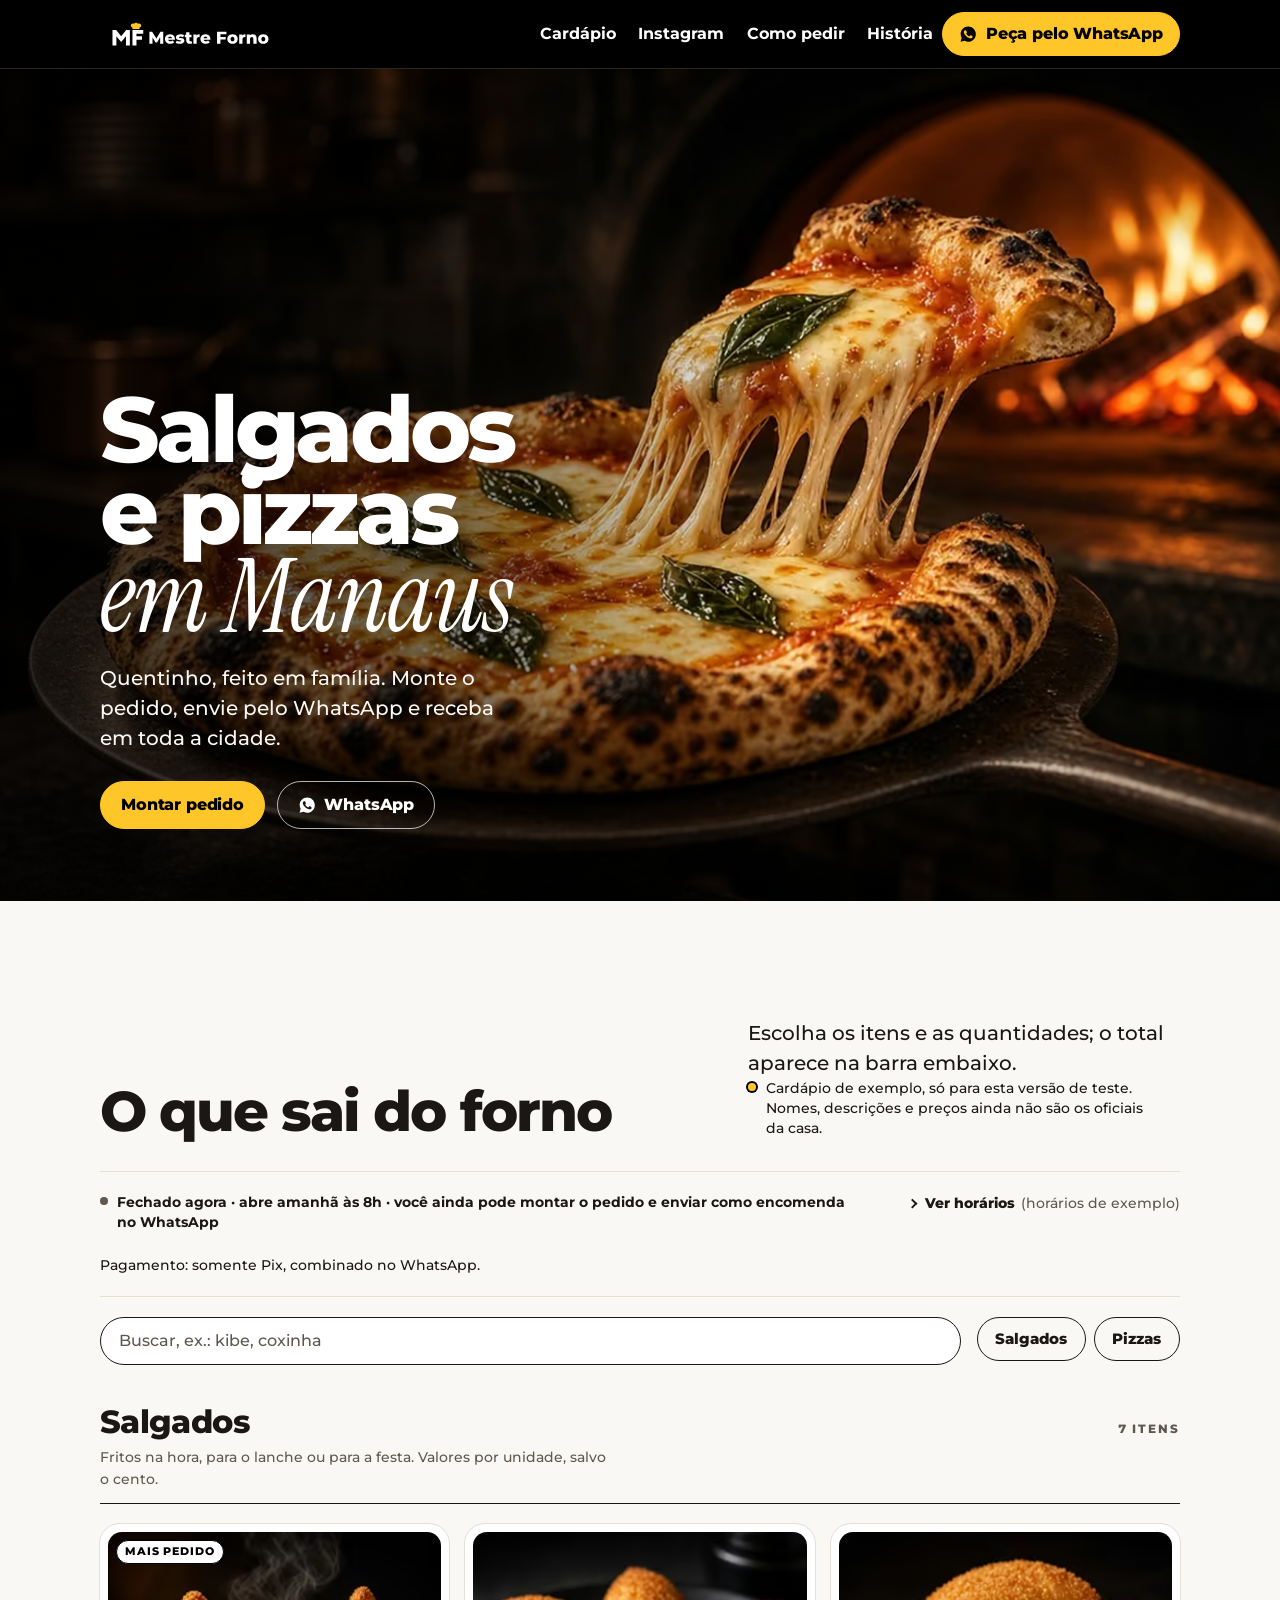
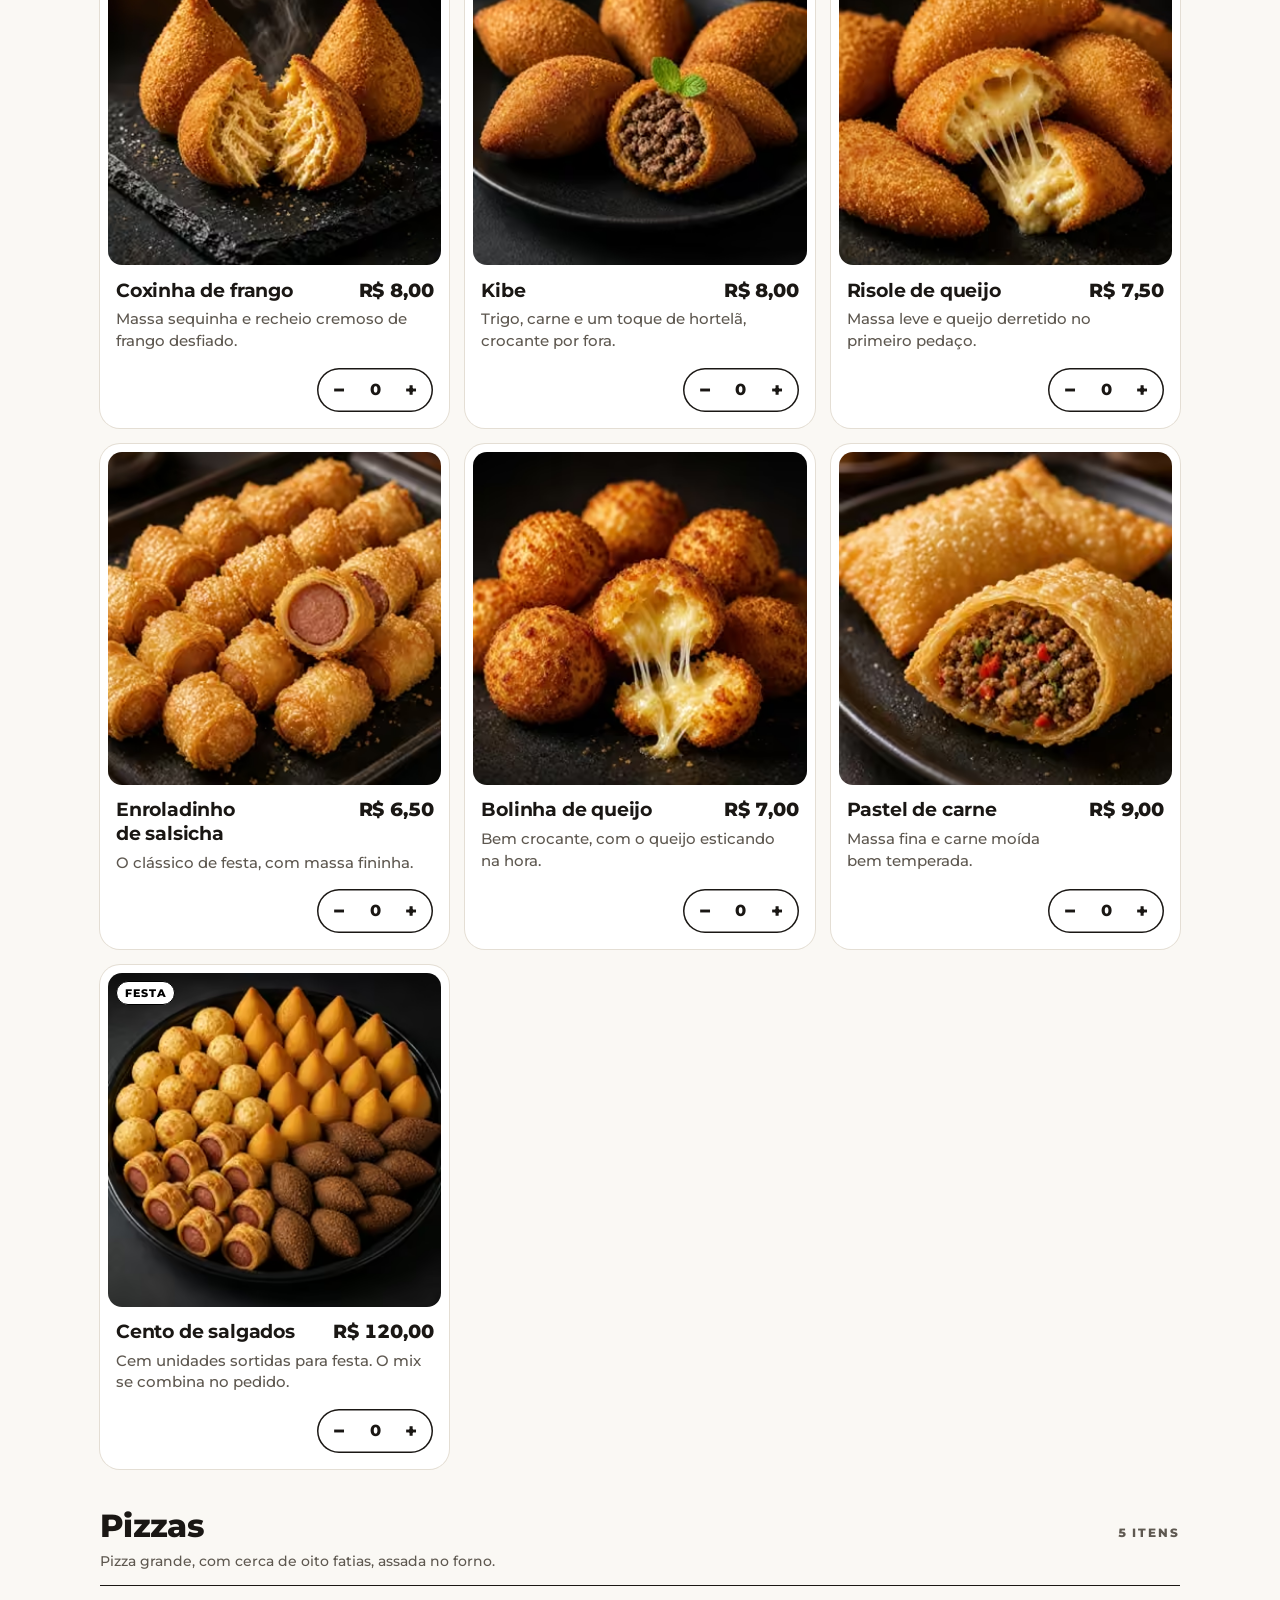
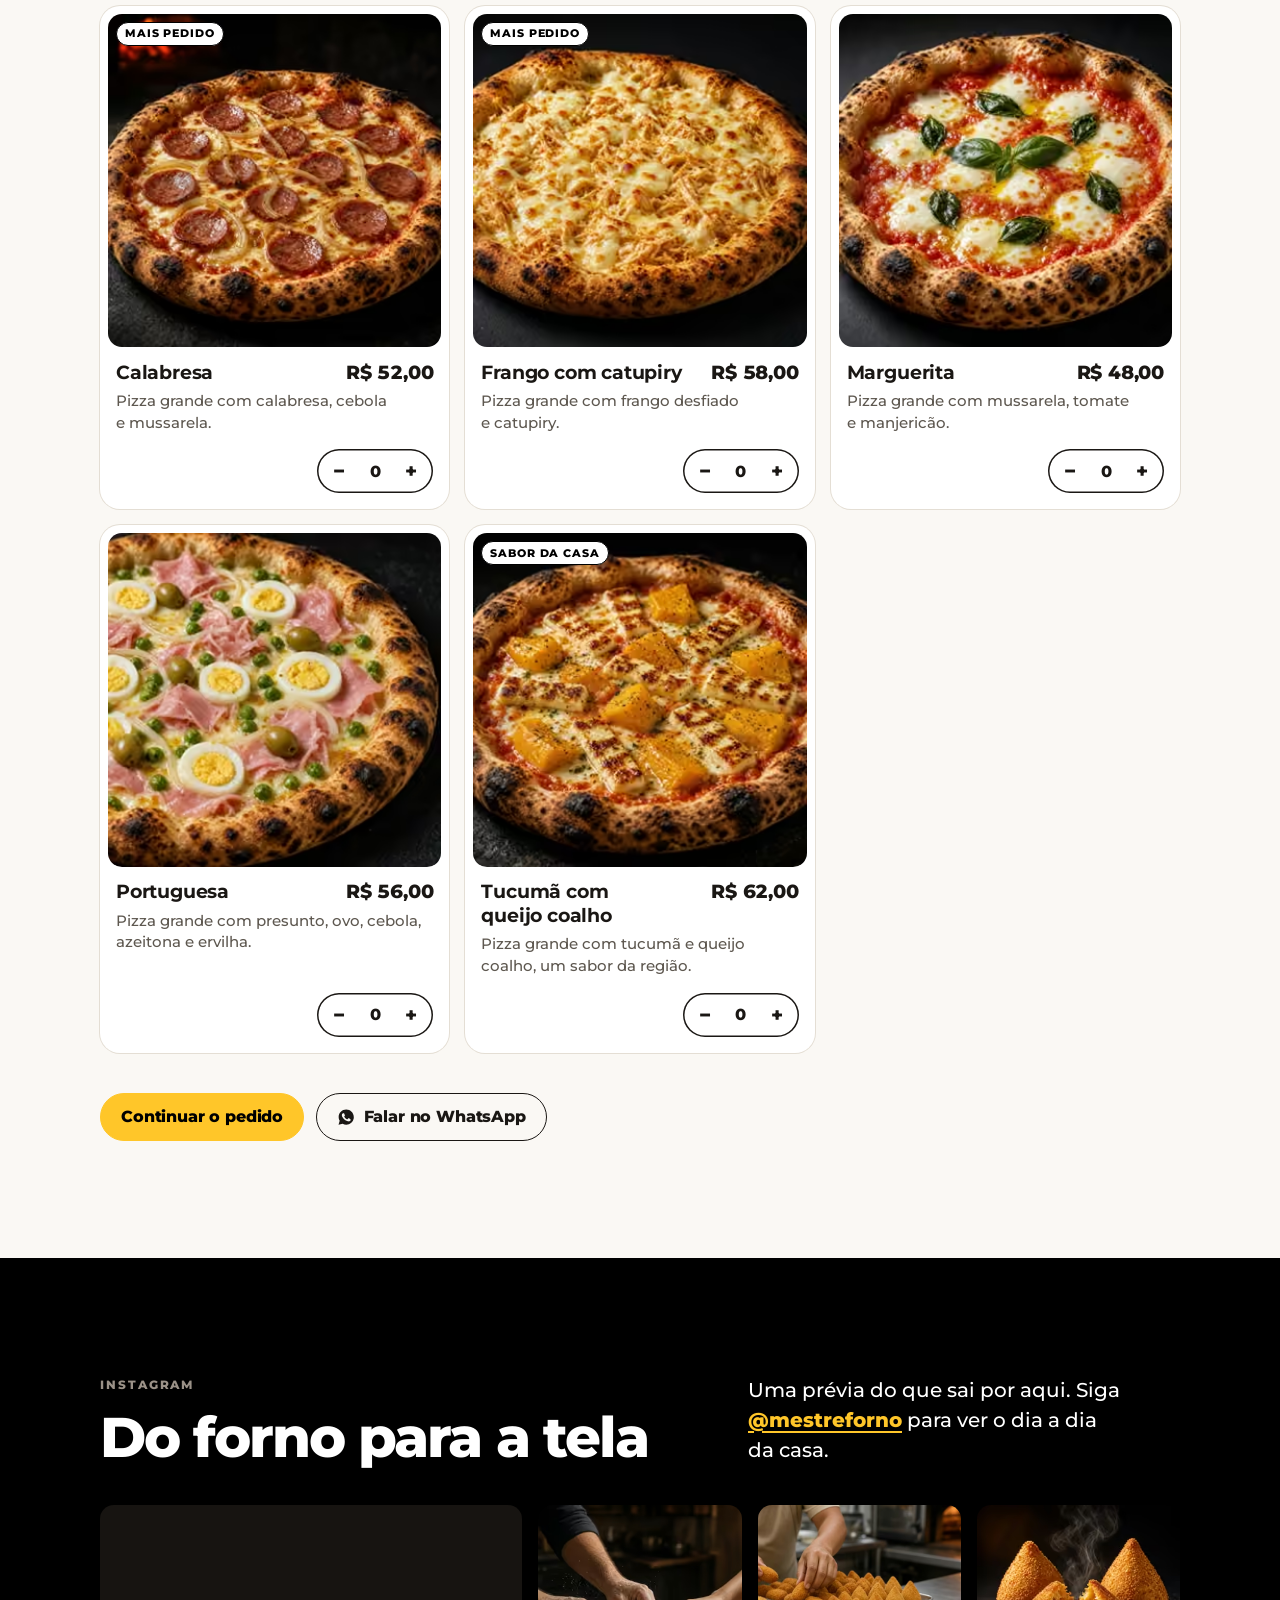
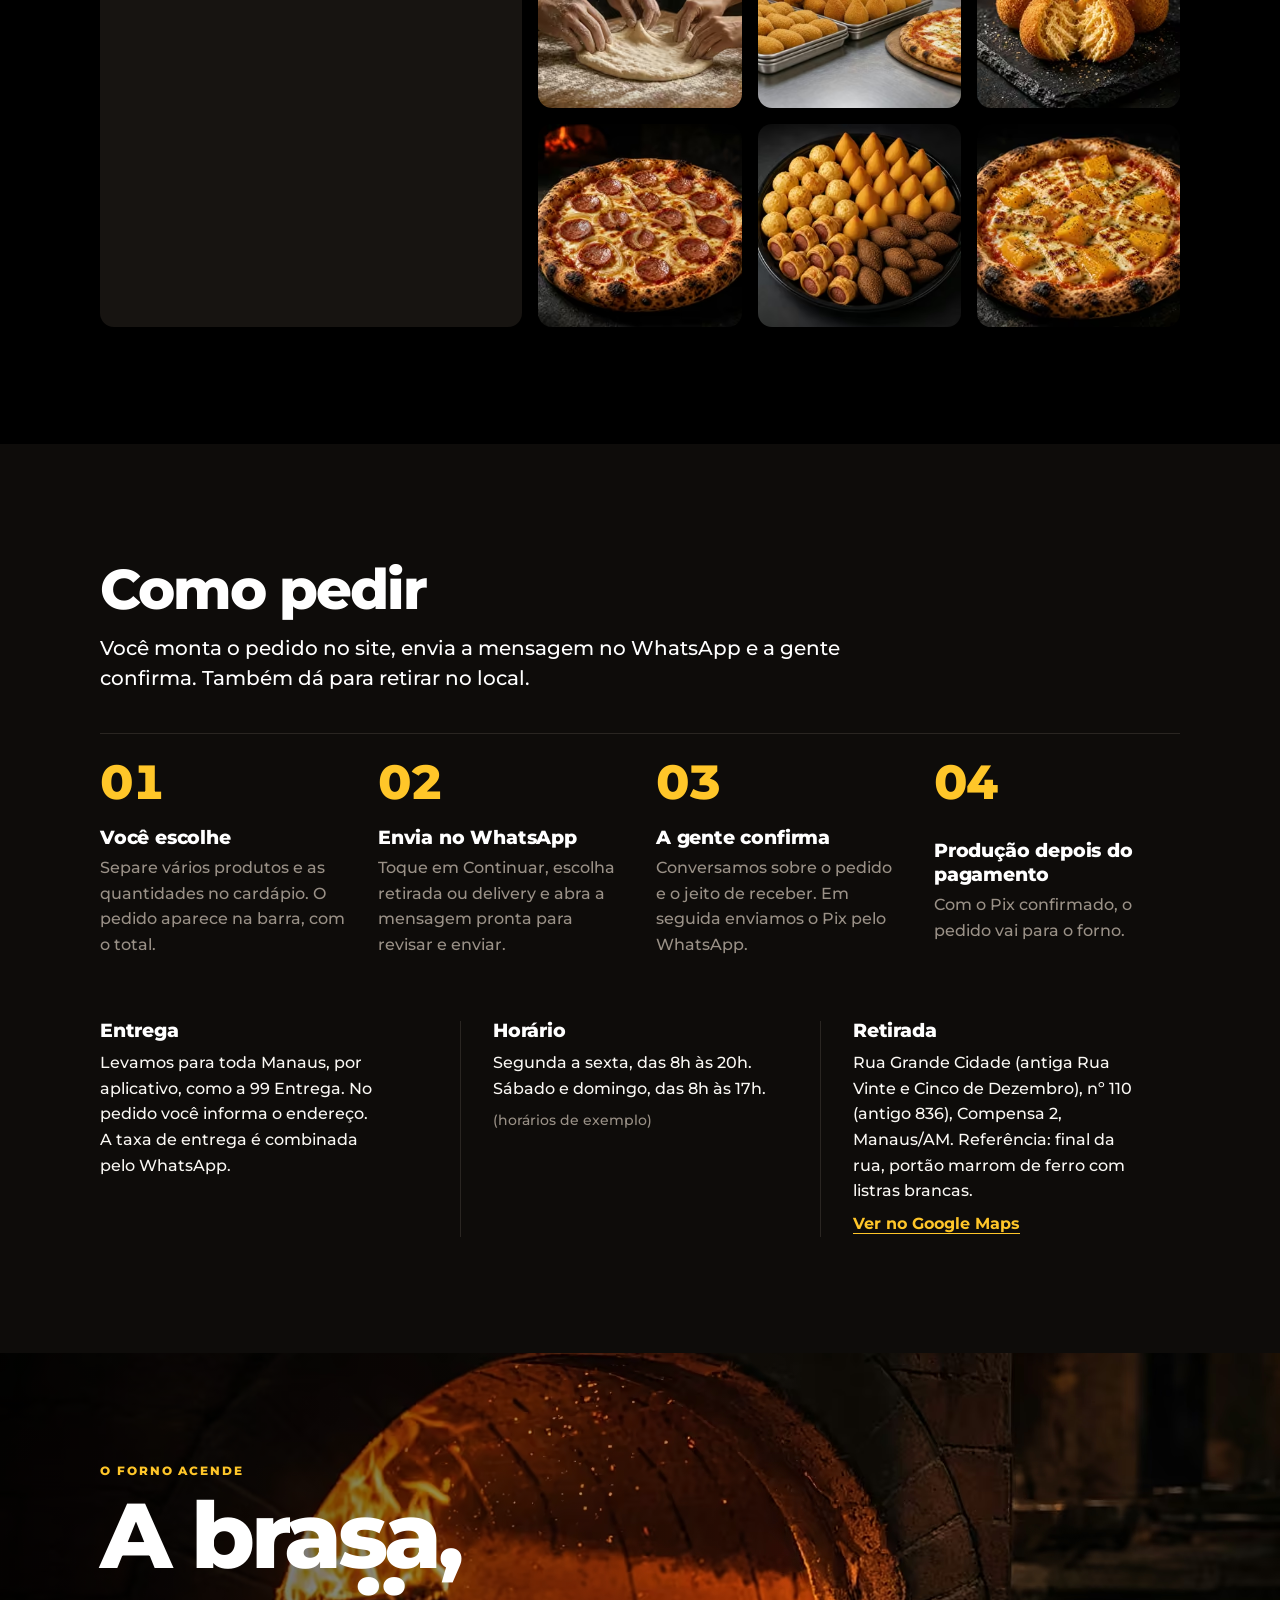
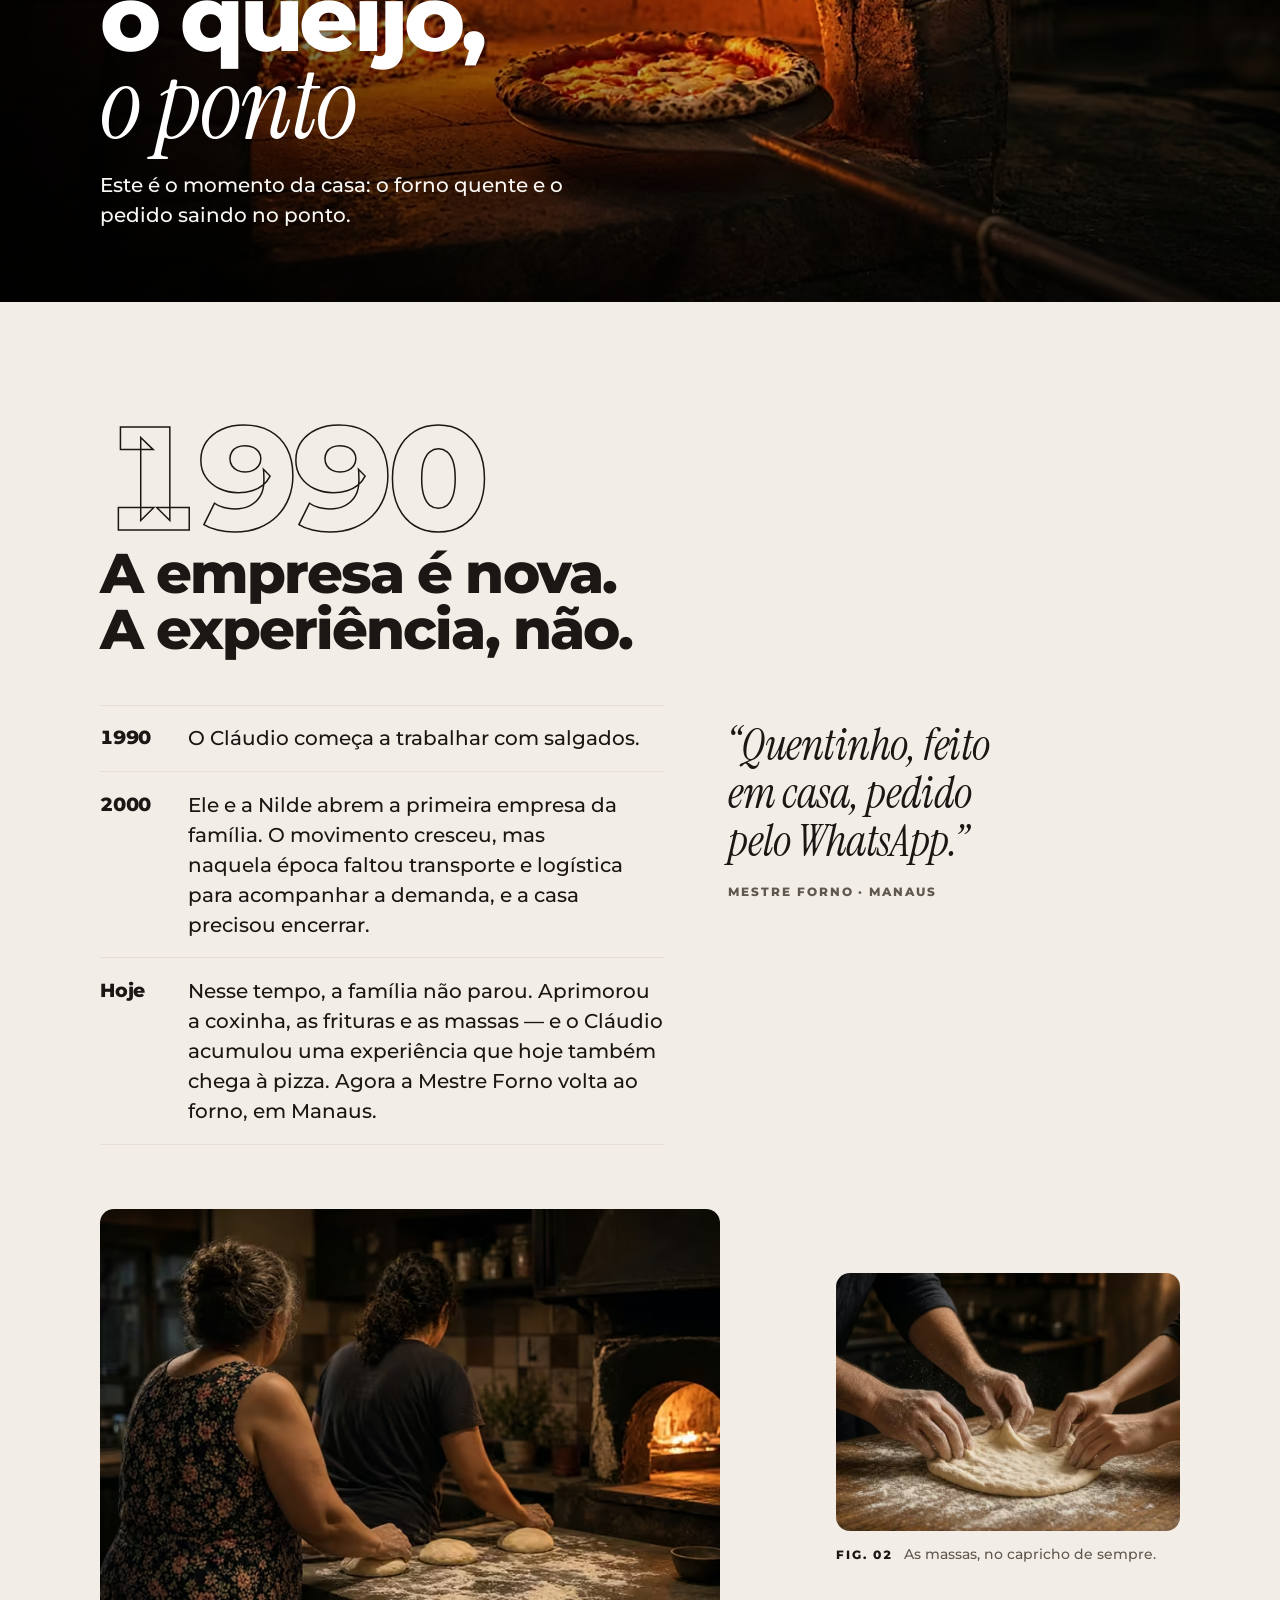
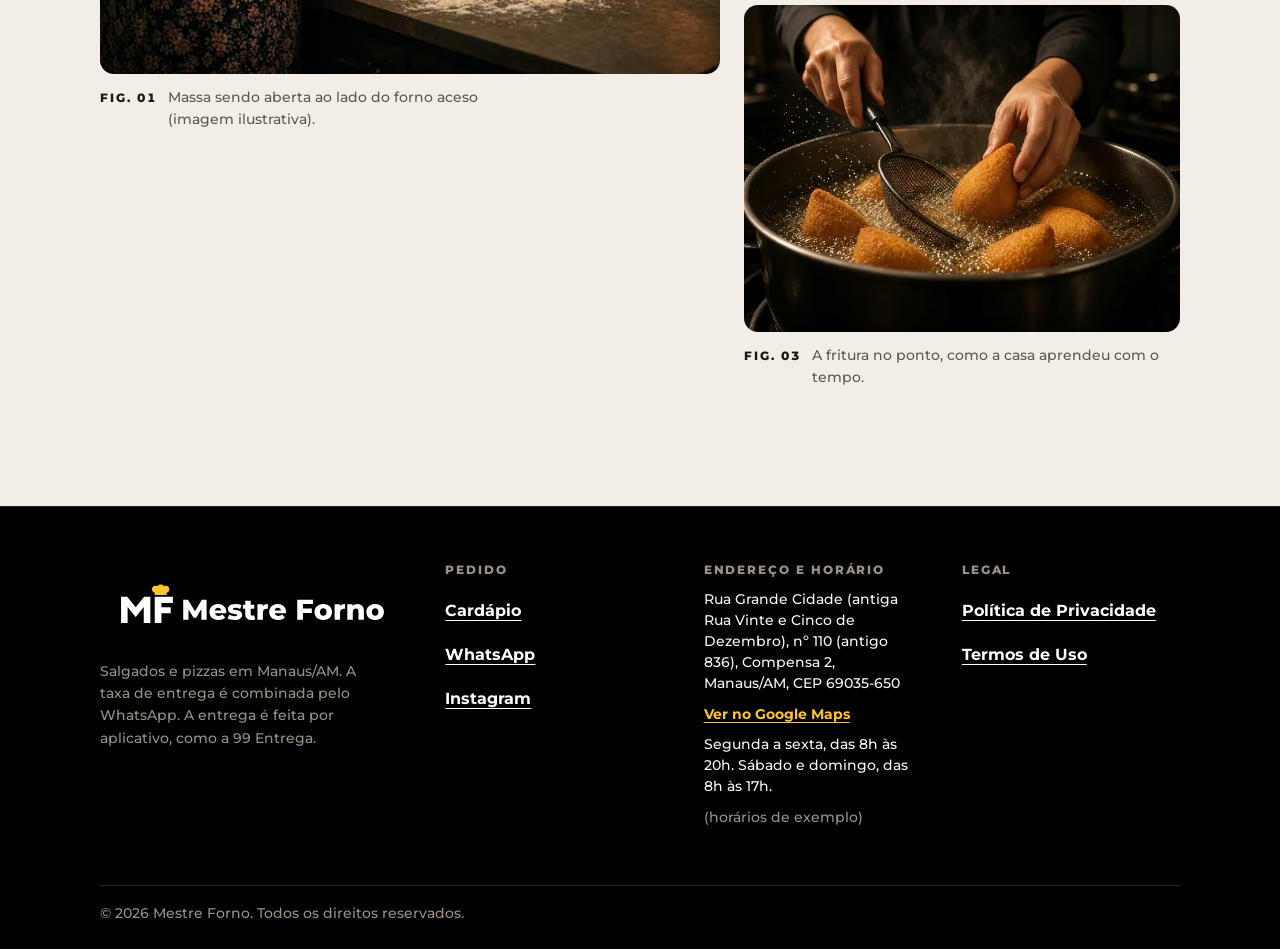
<file: index.html>
<!DOCTYPE html>
<!--
  Endereço público (SITE.siteUrl em js/config.js):
  https://ledger77.github.io/mestreforno/
  Na migração, troque esta URL no canonical, og:url, og:image,
  twitter:image, JSON-LD, sitemap.xml, robots.txt e no 404.html.
  Passo a passo: docs/checklist-dominio.md
-->
<html lang="pt-BR">
<head>
  <meta charset="utf-8">
  <meta name="viewport" content="width=device-width, initial-scale=1, viewport-fit=cover">
  <meta name="description" content="Salgados e pizzas frescos em Manaus, feitos em família. Peça pelo WhatsApp. A entrega é feita por aplicativo, como a 99 Entrega.">
  <meta name="theme-color" content="#000000">
  <meta name="format-detection" content="telephone=no">
  <meta name="apple-mobile-web-app-title" content="Mestre Forno">
  <link rel="canonical" href="https://ledger77.github.io/mestreforno/">
  <meta property="og:type" content="website">
  <meta property="og:locale" content="pt_BR">
  <meta property="og:site_name" content="Mestre Forno">
  <meta property="og:url" content="https://ledger77.github.io/mestreforno/">
  <meta property="og:title" content="Mestre Forno — Salgados e pizzas em Manaus">
  <meta property="og:description" content="Salgados e pizzas frescos em Manaus, feitos em família. Peça pelo WhatsApp. Entregamos em toda a cidade.">
  <meta property="og:image" content="https://ledger77.github.io/mestreforno/assets/og-1200x630.jpg">
  <meta property="og:image:width" content="1200">
  <meta property="og:image:height" content="630">
  <meta property="og:image:alt" content="Mestre Forno: monograma MF branco com chapéu de chef amarelo, e uma pizza saindo do forno. Salgados e pizzas em Manaus.">
  <meta name="twitter:card" content="summary_large_image">
  <meta name="twitter:title" content="Mestre Forno — Salgados e pizzas em Manaus">
  <meta name="twitter:description" content="Salgados e pizzas frescos em Manaus, feitos em família. Peça pelo WhatsApp.">
  <meta name="twitter:image" content="https://ledger77.github.io/mestreforno/assets/og-1200x630.jpg">
  <title>Mestre Forno — Salgados e pizzas em Manaus</title>
  <link rel="icon" href="assets/favicon.ico" sizes="any">
  <link rel="icon" type="image/png" href="assets/favicon-32.png" sizes="32x32">
  <link rel="apple-touch-icon" href="assets/apple-touch-icon.png" sizes="180x180">
  <link rel="preload" href="assets/fonts/montserrat-800.woff2" as="font" type="font/woff2" crossorigin>
  <link rel="preload" as="image" type="image/avif" media="(max-width: 719px)" imagesrcset="assets/foto/hero-mobile-720.avif 720w, assets/foto/hero-mobile-1080.avif 1080w" imagesizes="100vw">
  <link rel="preload" as="image" type="image/avif" media="(min-width: 720px)" imagesrcset="assets/foto/hero-desktop-960.avif 960w, assets/foto/hero-desktop-1600.avif 1600w" imagesizes="100vw">
  <link rel="stylesheet" href="css/styles.css">
  <link rel="stylesheet" href="css/premium.css">
  <link rel="stylesheet" href="css/checkout.css">
  <link rel="stylesheet" href="css/direcao.css">
  <noscript>
    <style>
      @media (max-width: 859px) {
        .nav-toggle { display: none !important; }
        .nav {
          display: block;
          position: static;
          max-height: none;
          overflow: visible;
          border: 0;
          padding: 0;
          background: transparent;
        }
        .nav ul { flex-direction: row; flex-wrap: wrap; gap: 0.25rem 0.9rem; }
        .nav a { border-bottom: 0; min-height: 44px; }
      }
    </style>
  </noscript>
  <script>document.documentElement.classList.add("js");</script>
  <script type="application/ld+json">
  {
    "@context": "https://schema.org",
    "@type": "FoodEstablishment",
    "name": "Mestre Forno",
    "description": "Salgados e pizzas em Manaus, feitos em família. Pedidos pelo WhatsApp. Entrega em toda Manaus pela 99 Entrega.",
    "servesCuisine": ["Salgados", "Pizzas"],
    "url": "https://ledger77.github.io/mestreforno/",
    "image": "https://ledger77.github.io/mestreforno/assets/og-1200x630.jpg",
    "logo": "https://ledger77.github.io/mestreforno/assets/mestreforno_selo_1080.png",
    "sameAs": ["https://instagram.com/mestreforno"],
    "telephone": "+5592992487642",
    "address": {
      "@type": "PostalAddress",
      "streetAddress": "Rua Grande Cidade (antiga Rua Vinte e Cinco de Dezembro), 110, Compensa 2",
      "addressLocality": "Manaus",
      "addressRegion": "AM",
      "postalCode": "69035-650",
      "addressCountry": "BR"
    },
    "geo": {
      "@type": "GeoCoordinates",
      "latitude": -3.1054946,
      "longitude": -60.0586411
    },
    "areaServed": {
      "@type": "City",
      "name": "Manaus",
      "containedInPlace": {
        "@type": "State",
        "name": "Amazonas",
        "containedInPlace": { "@type": "Country", "name": "BR" }
      }
    },
    "openingHoursSpecification": [
      {
        "@type": "OpeningHoursSpecification",
        "dayOfWeek": ["Monday", "Tuesday", "Wednesday", "Thursday", "Friday"],
        "opens": "08:00",
        "closes": "20:00"
      },
      {
        "@type": "OpeningHoursSpecification",
        "dayOfWeek": ["Saturday", "Sunday"],
        "opens": "08:00",
        "closes": "17:00"
      }
    ]
  }
  </script>
</head>
<body>
  <svg class="sprite" xmlns="http://www.w3.org/2000/svg" aria-hidden="true">
    <symbol id="i-wa" viewBox="0 0 24 24">
      <path fill="currentColor" d="M12.04 2C6.58 2 2.15 6.4 2.15 11.83c0 1.74.46 3.44 1.34 4.94L2 22l5.39-1.4a10 10 0 0 0 4.65 1.18h.01c5.46 0 9.89-4.4 9.89-9.83C21.94 6.4 17.5 2 12.04 2zm5.76 14.06c-.24.68-1.4 1.3-1.94 1.38-.5.08-1.12.11-1.81-.11-.42-.14-.95-.3-1.64-.59-2.88-1.24-4.76-4.14-4.9-4.33-.14-.19-1.16-1.54-1.16-2.94s.73-2.08 1-2.37c.24-.28.64-.41 1.02-.41.12 0 .23 0 .33.01.3.01.44-.02.68.52.24.58.82 2 .89 2.15.07.14.12.31.02.49-.09.19-.14.3-.28.46-.14.16-.29.36-.42.48-.14.13-.28.28-.12.54.16.26.71 1.17 1.52 1.89 1.05.93 1.93 1.22 2.2 1.36.28.14.44.12.6-.07.16-.19.69-.8.87-1.08.19-.27.37-.23.62-.14.26.09 1.62.76 1.9.9.28.14.46.21.53.32.07.12.07.68-.17 1.36z"/>
    </symbol>
    <symbol id="i-carrinho" viewBox="0 0 24 24">
      <path fill="currentColor" d="M3 3.75A.75.75 0 0 1 3.75 3h.9c.87 0 1.63.6 1.84 1.45l.16.67h12.52a1.5 1.5 0 0 1 1.47 1.82l-1.3 5.85A2.25 2.25 0 0 1 17.4 14.5H8.55a2.25 2.25 0 0 1-2.2-1.75L5.07 6.28 4.77 5.1a.38.38 0 0 0-.37-.35h-.65A.75.75 0 0 1 3 3.75Zm4.5 14.5a1.75 1.75 0 1 1-3.5 0 1.75 1.75 0 0 1 3.5 0Zm11.25 0a1.75 1.75 0 1 1-3.5 0 1.75 1.75 0 0 1 3.5 0Z"/>
    </symbol>
    <symbol id="i-pausa" viewBox="0 0 24 24">
      <path fill="currentColor" d="M7 5h3.5v14H7zM13.5 5H17v14h-3.5z"/>
    </symbol>
    <symbol id="i-play" viewBox="0 0 24 24">
      <path fill="currentColor" d="M8 5.6v12.8a.6.6 0 0 0 .92.5l9.8-6.4a.6.6 0 0 0 0-1L8.92 5.1a.6.6 0 0 0-.92.5z"/>
    </symbol>
  </svg>

  <a class="skip" href="#conteudo">Ir para o conteúdo</a>

  <header class="site-header on-dark" id="topo">
    <div class="header__inner">
      <a class="brand" href="#topo" aria-label="Mestre Forno">
        <img class="brand__symbol" src="assets/mestreforno_simbolo_transparente.svg" width="51" height="40" alt="">
        <img class="brand__horizontal" src="assets/mestreforno_horizontal_transparente.svg" width="292" height="48" alt="">
      </a>

      <nav class="nav" id="menu-site" aria-label="Seções">
        <ul>
          <li><a href="#cardapio">Cardápio</a></li>
          <li><a href="#instagram">Instagram</a></li>
          <li><a href="#como-pedir">Como pedir</a></li>
          <li><a href="#historia">História</a></li>
        </ul>
      </nav>

      <button type="button" class="header-pedido" data-abre-checkout data-header-pedido hidden>
        <span class="carrinho" data-carrinho>
          <svg class="carrinho__icone" width="24" height="24" aria-hidden="true" focusable="false"><use href="#i-carrinho"></use></svg>
          <span class="carrinho__badge header-pedido__badge" data-pedido-badge>0</span>
        </span>
        Pedido
      </button>

      <a class="btn btn--yellow header-cta" data-whatsapp href="https://wa.me/5592992487642?text=Ol%C3%A1%2C%20Mestre%20Forno!%20Quero%20fazer%20um%20pedido." target="_blank" rel="noopener noreferrer">
        <svg aria-hidden="true"><use href="#i-wa"></use></svg>
        <span class="cta-s">Peça</span>
        <span class="cta-l">Peça pelo WhatsApp</span>
        <span class="sr-only js-nova-aba"> (abre em nova aba)</span>
      </a>

      <button type="button" class="nav-toggle" aria-expanded="false" aria-controls="menu-site" aria-label="Abrir menu">
        <span class="nav-toggle__bars" aria-hidden="true"></span>
      </button>
    </div>
  </header>

  <main id="conteudo" tabindex="-1">
    <section class="hero on-dark" aria-labelledby="titulo-principal">
      <div class="hero__media">
        <picture>
          <source media="(max-width: 719px)" type="image/avif" srcset="assets/foto/hero-mobile-720.avif 720w, assets/foto/hero-mobile-1080.avif 1080w" sizes="100vw">
          <source media="(max-width: 719px)" type="image/webp" srcset="assets/foto/hero-mobile-720.webp 720w, assets/foto/hero-mobile-1080.webp 1080w" sizes="100vw">
          <source media="(max-width: 719px)" srcset="assets/foto/hero-mobile-720.jpg 720w, assets/foto/hero-mobile-1080.jpg 1080w" sizes="100vw">
          <source type="image/avif" srcset="assets/foto/hero-desktop-640.avif 640w, assets/foto/hero-desktop-960.avif 960w, assets/foto/hero-desktop-1600.avif 1600w" sizes="100vw">
          <source type="image/webp" srcset="assets/foto/hero-desktop-640.webp 640w, assets/foto/hero-desktop-960.webp 960w, assets/foto/hero-desktop-1600.webp 1600w" sizes="100vw">
          <img class="hero__poster" src="assets/foto/hero-desktop-960.jpg" width="1600" height="900" alt="Pizza saindo do forno, com o queijo puxando, em uma cozinha escura." fetchpriority="high" decoding="async">
        </picture>
        <video class="hero__video" muted playsinline loop preload="none" tabindex="-1" aria-hidden="true"></video>
        <div class="hero__shade"></div>
      </div>
      <div class="wrap hero__copy">
        <h1 id="titulo-principal">Salgados e pizzas <span class="acento">em Manaus</span></h1>
        <p class="lede">Quentinho, feito em família. Monte o pedido, envie pelo WhatsApp e receba em toda a cidade.</p>
        <div class="actions">
          <a class="btn btn--yellow" href="#cardapio">Montar pedido</a>
          <a class="btn btn--ghost" data-whatsapp href="https://wa.me/5592992487642?text=Ol%C3%A1%2C%20Mestre%20Forno!%20Quero%20fazer%20um%20pedido." target="_blank" rel="noopener noreferrer">
            <svg aria-hidden="true"><use href="#i-wa"></use></svg>
            WhatsApp
            <span class="sr-only js-nova-aba"> (abre em nova aba)</span>
          </a>
        </div>
      </div>
      <button type="button" class="video-toggle hero__toggle" data-video-toggle data-estado="tocando" aria-label="Pausar vídeo" hidden>
        <svg class="video-toggle__pausa" width="18" height="18" aria-hidden="true" focusable="false"><use href="#i-pausa"></use></svg>
        <svg class="video-toggle__play" width="18" height="18" aria-hidden="true" focusable="false"><use href="#i-play"></use></svg>
      </button>
    </section>

    <section class="section section--light cardapio" id="cardapio" aria-labelledby="titulo-cardapio">
      <div class="wrap cardapio__wrap">
        <div class="section-head">
          <h2 id="titulo-cardapio">O que sai do forno</h2>
          <div class="section-head__texto">
            <p class="lead">Escolha os itens e as quantidades; o total aparece na barra embaixo.</p>
            <p class="aviso" role="note">Cardápio de exemplo, só para esta versão de teste. Nomes, descrições e preços ainda não são os oficiais da casa.</p>
          </div>
        </div>
        <div class="loja-info" data-loja-info>
          <div class="loja-status" data-loja-status data-estado="fechado">
            <span class="loja-status__dot" aria-hidden="true"></span>
            <p class="loja-status__texto" data-loja-status-texto aria-live="polite">Horário de exemplo: segunda a sexta, das 8h às 20h. Sábado e domingo, das 8h às 17h. Fora do horário, você ainda pode montar o pedido e enviar como encomenda no WhatsApp.</p>
          </div>
          <details class="loja-horarios">
            <summary>Ver horários <span data-horario-exemplo>(horários de exemplo)</span></summary>
            <ul data-horario-lista>
              <li>Segunda a sexta, das 8h às 20h</li>
              <li>Sábado e domingo, das 8h às 17h</li>
            </ul>
          </details>
          <p class="loja-pagamento" data-pagamento-texto>Pagamento: somente Pix, combinado no WhatsApp.</p>
        </div>
        <div class="cardapio-busca-wrap">
          <form class="cardapio-busca" data-busca role="search" aria-label="Buscar no cardápio">
            <label class="sr-only" for="busca-cardapio">Buscar no cardápio</label>
            <input type="search" id="busca-cardapio" name="q" data-busca-campo placeholder="Buscar, ex.: kibe, coxinha" autocomplete="off" spellcheck="false" enterkeyhint="search">
            <button type="button" class="cardapio-busca__limpar" data-busca-limpar hidden aria-label="Limpar busca">&times;</button>
          </form>
          <p class="cardapio-busca__sugestao" data-busca-sugestao hidden></p>
          <p class="cardapio-busca__vazio" data-busca-vazio hidden>Não achamos esse item. <a data-whatsapp href="https://wa.me/5592992487642?text=Ol%C3%A1%2C%20Mestre%20Forno!%20Quero%20fazer%20um%20pedido." target="_blank" rel="noopener noreferrer">Chama a gente no WhatsApp<span class="sr-only js-nova-aba"> (abre em nova aba)</span></a>.</p>
          <p class="sr-only" data-busca-status aria-live="polite"></p>
        </div>
        <!-- Sem JS são âncoras; o busca.js troca por <button aria-pressed> (filtro liga/desliga). -->
        <div class="menu-jump" data-menu-jump role="group" aria-label="Filtrar o cardápio">
          <a href="#salgados" class="menu-jump__btn" data-filtro="salgados">Salgados</a>
          <a href="#pizzas" class="menu-jump__btn" data-filtro="pizzas">Pizzas</a>
        </div>
        <div class="cardapio__lista" data-cardapio>
          <section class="menu-group" id="salgados" aria-labelledby="titulo-salgados">
            <div class="menu-group__head">
              <h3 id="titulo-salgados">Salgados</h3>
              <p class="menu-meta">7 itens</p>
              <p class="menu-group__resumo">Fritos na hora, para o lanche ou para a festa. Valores por unidade, salvo o cento.</p>
            </div>
            <ul class="menu-grid">
              <li class="item" data-item="coxinha" data-centavos="800">
                <picture>
              <source type="image/avif" srcset="assets/foto/coxinha-320.avif 320w, assets/foto/coxinha-600.avif 600w" sizes="(max-width: 640px) 46vw, 280px">
              <source type="image/webp" srcset="assets/foto/coxinha-320.webp 320w, assets/foto/coxinha-600.webp 600w" sizes="(max-width: 640px) 46vw, 280px">
              <img src="assets/foto/coxinha-320.jpg" width="600" height="600" alt="Coxinhas douradas, uma aberta com recheio de frango e vapor." loading="lazy" decoding="async">
            </picture>
                <div class="item__body">
                  <div class="item__top"><h4>Coxinha de frango</h4><span class="badge">Mais pedido</span></div>
                  <p>Massa sequinha e recheio cremoso de frango desfiado.</p>
                  <div class="item__foot">
                    <p class="price"><span class="sr-only">Preço: </span>R$ 8,00</p>
                    <div class="qty">
                      <button type="button" data-menos aria-label="Tirar Coxinha de frango">−</button>
                      <span data-qty aria-live="polite">0</span>
                      <button type="button" data-mais aria-label="Adicionar Coxinha de frango">+</button>
                    </div>
                  </div>
                </div>
              </li>
              <li class="item" data-item="kibe" data-centavos="800">
                <picture>
              <source type="image/avif" srcset="assets/foto/kibe-320.avif 320w, assets/foto/kibe-600.avif 600w" sizes="(max-width: 640px) 46vw, 280px">
              <source type="image/webp" srcset="assets/foto/kibe-320.webp 320w, assets/foto/kibe-600.webp 600w" sizes="(max-width: 640px) 46vw, 280px">
              <img src="assets/foto/kibe-320.jpg" width="600" height="600" alt="Kibes fritos, um cortado mostrando o recheio de carne." loading="lazy" decoding="async">
            </picture>
                <div class="item__body">
                  <div class="item__top"><h4>Kibe</h4></div>
                  <p>Trigo, carne e um toque de hortelã, crocante por fora.</p>
                  <div class="item__foot">
                    <p class="price"><span class="sr-only">Preço: </span>R$ 8,00</p>
                    <div class="qty">
                      <button type="button" data-menos aria-label="Tirar Kibe">−</button>
                      <span data-qty aria-live="polite">0</span>
                      <button type="button" data-mais aria-label="Adicionar Kibe">+</button>
                    </div>
                  </div>
                </div>
              </li>
              <li class="item" data-item="risole" data-centavos="750">
                <picture>
              <source type="image/avif" srcset="assets/foto/risole-320.avif 320w, assets/foto/risole-600.avif 600w" sizes="(max-width: 640px) 46vw, 280px">
              <source type="image/webp" srcset="assets/foto/risole-320.webp 320w, assets/foto/risole-600.webp 600w" sizes="(max-width: 640px) 46vw, 280px">
              <img src="assets/foto/risole-320.jpg" width="600" height="600" alt="Risolis dourados, um aberto com queijo puxando." loading="lazy" decoding="async">
            </picture>
                <div class="item__body">
                  <div class="item__top"><h4>Risole de queijo</h4></div>
                  <p>Massa leve e queijo derretido no primeiro pedaço.</p>
                  <div class="item__foot">
                    <p class="price"><span class="sr-only">Preço: </span>R$ 7,50</p>
                    <div class="qty">
                      <button type="button" data-menos aria-label="Tirar Risole de queijo">−</button>
                      <span data-qty aria-live="polite">0</span>
                      <button type="button" data-mais aria-label="Adicionar Risole de queijo">+</button>
                    </div>
                  </div>
                </div>
              </li>
              <li class="item" data-item="enroladinho" data-centavos="650">
                <picture>
              <source type="image/avif" srcset="assets/foto/enroladinho-320.avif 320w, assets/foto/enroladinho-600.avif 600w" sizes="(max-width: 640px) 46vw, 280px">
              <source type="image/webp" srcset="assets/foto/enroladinho-320.webp 320w, assets/foto/enroladinho-600.webp 600w" sizes="(max-width: 640px) 46vw, 280px">
              <img src="assets/foto/enroladinho-320.jpg" width="600" height="600" alt="Enroladinhos de salsicha fritos em uma assadeira." loading="lazy" decoding="async">
            </picture>
                <div class="item__body">
                  <div class="item__top"><h4>Enroladinho de salsicha</h4></div>
                  <p>O clássico de festa, com massa fininha.</p>
                  <div class="item__foot">
                    <p class="price"><span class="sr-only">Preço: </span>R$ 6,50</p>
                    <div class="qty">
                      <button type="button" data-menos aria-label="Tirar Enroladinho de salsicha">−</button>
                      <span data-qty aria-live="polite">0</span>
                      <button type="button" data-mais aria-label="Adicionar Enroladinho de salsicha">+</button>
                    </div>
                  </div>
                </div>
              </li>
              <li class="item" data-item="bolinha" data-centavos="700">
                <picture>
              <source type="image/avif" srcset="assets/foto/bolinha-320.avif 320w, assets/foto/bolinha-600.avif 600w" sizes="(max-width: 640px) 46vw, 280px">
              <source type="image/webp" srcset="assets/foto/bolinha-320.webp 320w, assets/foto/bolinha-600.webp 600w" sizes="(max-width: 640px) 46vw, 280px">
              <img src="assets/foto/bolinha-320.jpg" width="600" height="600" alt="Bolinha de queijo aberta, com o recheio derretido." loading="lazy" decoding="async">
            </picture>
                <div class="item__body">
                  <div class="item__top"><h4>Bolinha de queijo</h4></div>
                  <p>Bem crocante, com o queijo esticando na hora.</p>
                  <div class="item__foot">
                    <p class="price"><span class="sr-only">Preço: </span>R$ 7,00</p>
                    <div class="qty">
                      <button type="button" data-menos aria-label="Tirar Bolinha de queijo">−</button>
                      <span data-qty aria-live="polite">0</span>
                      <button type="button" data-mais aria-label="Adicionar Bolinha de queijo">+</button>
                    </div>
                  </div>
                </div>
              </li>
              <li class="item" data-item="pastel" data-centavos="900">
                <picture>
              <source type="image/avif" srcset="assets/foto/pastel-320.avif 320w, assets/foto/pastel-600.avif 600w" sizes="(max-width: 640px) 46vw, 280px">
              <source type="image/webp" srcset="assets/foto/pastel-320.webp 320w, assets/foto/pastel-600.webp 600w" sizes="(max-width: 640px) 46vw, 280px">
              <img src="assets/foto/pastel-320.jpg" width="600" height="600" alt="Pastel de carne frito, aberto, com recheio de carne." loading="lazy" decoding="async">
            </picture>
                <div class="item__body">
                  <div class="item__top"><h4>Pastel de carne</h4></div>
                  <p>Massa fina e carne moída bem temperada.</p>
                  <div class="item__foot">
                    <p class="price"><span class="sr-only">Preço: </span>R$ 9,00</p>
                    <div class="qty">
                      <button type="button" data-menos aria-label="Tirar Pastel de carne">−</button>
                      <span data-qty aria-live="polite">0</span>
                      <button type="button" data-mais aria-label="Adicionar Pastel de carne">+</button>
                    </div>
                  </div>
                </div>
              </li>
              <li class="item" data-item="cento" data-centavos="12000">
                <picture>
              <source type="image/avif" srcset="assets/foto/cento-320.avif 320w, assets/foto/cento-600.avif 600w" sizes="(max-width: 640px) 46vw, 280px">
              <source type="image/webp" srcset="assets/foto/cento-320.webp 320w, assets/foto/cento-600.webp 600w" sizes="(max-width: 640px) 46vw, 280px">
              <img src="assets/foto/cento-320.jpg" width="600" height="600" alt="Bandeja com cento de salgados sortidos: coxinhas, bolinhas, enroladinhos e kibes." loading="lazy" decoding="async">
            </picture>
                <div class="item__body">
                  <div class="item__top"><h4>Cento de salgados</h4><span class="badge">Festa</span></div>
                  <p>Cem unidades sortidas para festa. O mix se combina no pedido.</p>
                  <div class="item__foot">
                    <p class="price"><span class="sr-only">Preço: </span>R$ 120,00</p>
                    <div class="qty">
                      <button type="button" data-menos aria-label="Tirar Cento de salgados">−</button>
                      <span data-qty aria-live="polite">0</span>
                      <button type="button" data-mais aria-label="Adicionar Cento de salgados">+</button>
                    </div>
                  </div>
                </div>
              </li>
            </ul>
          </section>
          <section class="menu-group" id="pizzas" aria-labelledby="titulo-pizzas">
            <div class="menu-group__head">
              <h3 id="titulo-pizzas">Pizzas</h3>
              <p class="menu-meta">5 itens</p>
              <p class="menu-group__resumo">Pizza grande, com cerca de oito fatias, assada no forno.</p>
            </div>
            <ul class="menu-grid">
              <li class="item" data-item="calabresa" data-centavos="5200">
                <picture>
              <source type="image/avif" srcset="assets/foto/calabresa-320.avif 320w, assets/foto/calabresa-600.avif 600w" sizes="(max-width: 640px) 46vw, 280px">
              <source type="image/webp" srcset="assets/foto/calabresa-320.webp 320w, assets/foto/calabresa-600.webp 600w" sizes="(max-width: 640px) 46vw, 280px">
              <img src="assets/foto/calabresa-320.jpg" width="600" height="600" alt="Pizza calabresa recém-assada, com cebola e borda bolhada." loading="lazy" decoding="async">
            </picture>
                <div class="item__body">
                  <div class="item__top"><h4>Calabresa</h4><span class="badge">Mais pedido</span></div>
                  <p>Pizza grande com calabresa, cebola e mussarela.</p>
                  <div class="item__foot">
                    <p class="price"><span class="sr-only">Preço: </span>R$ 52,00</p>
                    <div class="qty">
                      <button type="button" data-menos aria-label="Tirar Calabresa">−</button>
                      <span data-qty aria-live="polite">0</span>
                      <button type="button" data-mais aria-label="Adicionar Calabresa">+</button>
                    </div>
                  </div>
                </div>
              </li>
              <li class="item" data-item="frango-catupiry" data-centavos="5800">
                <picture>
              <source type="image/avif" srcset="assets/foto/frango-catupiry-320.avif 320w, assets/foto/frango-catupiry-600.avif 600w" sizes="(max-width: 640px) 46vw, 280px">
              <source type="image/webp" srcset="assets/foto/frango-catupiry-320.webp 320w, assets/foto/frango-catupiry-600.webp 600w" sizes="(max-width: 640px) 46vw, 280px">
              <img src="assets/foto/frango-catupiry-320.jpg" width="600" height="600" alt="Pizza de frango com catupiry, queijo dourado e borda assada." loading="lazy" decoding="async">
            </picture>
                <div class="item__body">
                  <div class="item__top"><h4>Frango com catupiry</h4><span class="badge">Mais pedido</span></div>
                  <p>Pizza grande com frango desfiado e catupiry.</p>
                  <div class="item__foot">
                    <p class="price"><span class="sr-only">Preço: </span>R$ 58,00</p>
                    <div class="qty">
                      <button type="button" data-menos aria-label="Tirar Frango com catupiry">−</button>
                      <span data-qty aria-live="polite">0</span>
                      <button type="button" data-mais aria-label="Adicionar Frango com catupiry">+</button>
                    </div>
                  </div>
                </div>
              </li>
              <li class="item" data-item="marguerita" data-centavos="4800">
                <picture>
              <source type="image/avif" srcset="assets/foto/marguerita-320.avif 320w, assets/foto/marguerita-600.avif 600w" sizes="(max-width: 640px) 46vw, 280px">
              <source type="image/webp" srcset="assets/foto/marguerita-320.webp 320w, assets/foto/marguerita-600.webp 600w" sizes="(max-width: 640px) 46vw, 280px">
              <img src="assets/foto/marguerita-320.jpg" width="600" height="600" alt="Pizza marguerita com manjericão fresco e borda bem assada." loading="lazy" decoding="async">
            </picture>
                <div class="item__body">
                  <div class="item__top"><h4>Marguerita</h4></div>
                  <p>Pizza grande com mussarela, tomate e manjericão.</p>
                  <div class="item__foot">
                    <p class="price"><span class="sr-only">Preço: </span>R$ 48,00</p>
                    <div class="qty">
                      <button type="button" data-menos aria-label="Tirar Marguerita">−</button>
                      <span data-qty aria-live="polite">0</span>
                      <button type="button" data-mais aria-label="Adicionar Marguerita">+</button>
                    </div>
                  </div>
                </div>
              </li>
              <li class="item" data-item="portuguesa" data-centavos="5600">
                <picture>
              <source type="image/avif" srcset="assets/foto/portuguesa-320.avif 320w, assets/foto/portuguesa-600.avif 600w" sizes="(max-width: 640px) 46vw, 280px">
              <source type="image/webp" srcset="assets/foto/portuguesa-320.webp 320w, assets/foto/portuguesa-600.webp 600w" sizes="(max-width: 640px) 46vw, 280px">
              <img src="assets/foto/portuguesa-320.jpg" width="600" height="600" alt="Pizza portuguesa com presunto, ovo, azeitona e ervilha." loading="lazy" decoding="async">
            </picture>
                <div class="item__body">
                  <div class="item__top"><h4>Portuguesa</h4></div>
                  <p>Pizza grande com presunto, ovo, cebola, azeitona e ervilha.</p>
                  <div class="item__foot">
                    <p class="price"><span class="sr-only">Preço: </span>R$ 56,00</p>
                    <div class="qty">
                      <button type="button" data-menos aria-label="Tirar Portuguesa">−</button>
                      <span data-qty aria-live="polite">0</span>
                      <button type="button" data-mais aria-label="Adicionar Portuguesa">+</button>
                    </div>
                  </div>
                </div>
              </li>
              <li class="item" data-item="tucuma" data-centavos="6200">
                <picture>
              <source type="image/avif" srcset="assets/foto/tucuma-320.avif 320w, assets/foto/tucuma-600.avif 600w" sizes="(max-width: 640px) 46vw, 280px">
              <source type="image/webp" srcset="assets/foto/tucuma-320.webp 320w, assets/foto/tucuma-600.webp 600w" sizes="(max-width: 640px) 46vw, 280px">
              <img src="assets/foto/tucuma-320.jpg" width="600" height="600" alt="Pizza de tucumã com tiras de queijo coalho grelhado." loading="lazy" decoding="async">
            </picture>
                <div class="item__body">
                  <div class="item__top"><h4>Tucumã com queijo coalho</h4><span class="badge">Sabor da casa</span></div>
                  <p>Pizza grande com tucumã e queijo coalho, um sabor da região.</p>
                  <div class="item__foot">
                    <p class="price"><span class="sr-only">Preço: </span>R$ 62,00</p>
                    <div class="qty">
                      <button type="button" data-menos aria-label="Tirar Tucumã com queijo coalho">−</button>
                      <span data-qty aria-live="polite">0</span>
                      <button type="button" data-mais aria-label="Adicionar Tucumã com queijo coalho">+</button>
                    </div>
                  </div>
                </div>
              </li>
            </ul>
          </section>
        </div>
        <div class="cta-row">
          <button type="button" class="btn btn--yellow" data-abre-checkout>Continuar o pedido</button>
          <a class="btn btn--ghost-ink" data-whatsapp href="https://wa.me/5592992487642?text=Ol%C3%A1%2C%20Mestre%20Forno!%20Quero%20fazer%20um%20pedido." target="_blank" rel="noopener noreferrer">
            <svg aria-hidden="true"><use href="#i-wa"></use></svg>
            Falar no WhatsApp
            <span class="sr-only js-nova-aba"> (abre em nova aba)</span>
          </a>
        </div>
      </div>
    </section>

    <section class="section on-dark" id="instagram" aria-labelledby="titulo-instagram">
      <div class="wrap">
        <div class="section-head">
          <div>
            <p class="eyebrow">Instagram</p>
            <h2 id="titulo-instagram">Do forno para a tela</h2>
          </div>
          <div class="section-head__texto">
            <p class="lead">Uma prévia do que sai por aqui. Siga <a class="ig-handle" href="https://instagram.com/mestreforno" target="_blank" rel="noopener noreferrer">@mestreforno<span class="sr-only"> (abre em nova aba)</span></a> para ver o dia a dia da casa.</p>
          </div>
        </div>
        <ul class="ig-strip">
          <li><a href="https://instagram.com/mestreforno" target="_blank" rel="noopener noreferrer"><picture>
              <source type="image/avif" srcset="assets/foto/forno-720.avif 720w, assets/foto/forno-1280.avif 1280w" sizes="(min-width: 860px) 420px, 176px">
              <source type="image/webp" srcset="assets/foto/forno-720.webp 720w, assets/foto/forno-1280.webp 1280w" sizes="(min-width: 860px) 420px, 176px">
              <img src="assets/foto/forno-720.jpg" width="1280" height="720" alt="Forno a lenha com uma pizza na pá." loading="lazy" decoding="async">
            </picture><span class="sr-only">Ver no Instagram (abre em nova aba)</span></a></li>
          <li><a href="https://instagram.com/mestreforno" target="_blank" rel="noopener noreferrer"><picture>
              <source type="image/avif" srcset="assets/foto/massas-320.avif 320w, assets/foto/massas-600.avif 600w" sizes="(min-width: 860px) 200px, 176px">
              <source type="image/webp" srcset="assets/foto/massas-320.webp 320w, assets/foto/massas-600.webp 600w" sizes="(min-width: 860px) 200px, 176px">
              <img src="assets/foto/massas-320.jpg" width="600" height="600" alt="Mãos preparando massa em uma bancada enfarinhada." loading="lazy" decoding="async">
            </picture><span class="sr-only">Ver no Instagram (abre em nova aba)</span></a></li>
          <li><a href="https://instagram.com/mestreforno" target="_blank" rel="noopener noreferrer"><picture>
              <source type="image/avif" srcset="assets/foto/balcao-720.avif 720w, assets/foto/balcao-1200.avif 1200w" sizes="(min-width: 860px) 200px, 176px">
              <source type="image/webp" srcset="assets/foto/balcao-720.webp 720w, assets/foto/balcao-1200.webp 1200w" sizes="(min-width: 860px) 200px, 176px">
              <img src="assets/foto/balcao-720.jpg" width="1200" height="900" alt="Balcão com bandejas de salgados e uma pizza." loading="lazy" decoding="async">
            </picture><span class="sr-only">Ver no Instagram (abre em nova aba)</span></a></li>
          <li><a href="https://instagram.com/mestreforno" target="_blank" rel="noopener noreferrer"><picture>
              <source type="image/avif" srcset="assets/foto/coxinha-320.avif 320w, assets/foto/coxinha-600.avif 600w" sizes="(min-width: 860px) 200px, 176px">
              <source type="image/webp" srcset="assets/foto/coxinha-320.webp 320w, assets/foto/coxinha-600.webp 600w" sizes="(min-width: 860px) 200px, 176px">
              <img src="assets/foto/coxinha-320.jpg" width="600" height="600" alt="Coxinhas douradas." loading="lazy" decoding="async">
            </picture><span class="sr-only">Ver no Instagram (abre em nova aba)</span></a></li>
          <li><a href="https://instagram.com/mestreforno" target="_blank" rel="noopener noreferrer"><picture>
              <source type="image/avif" srcset="assets/foto/calabresa-320.avif 320w, assets/foto/calabresa-600.avif 600w" sizes="(min-width: 860px) 200px, 176px">
              <source type="image/webp" srcset="assets/foto/calabresa-320.webp 320w, assets/foto/calabresa-600.webp 600w" sizes="(min-width: 860px) 200px, 176px">
              <img src="assets/foto/calabresa-320.jpg" width="600" height="600" alt="Pizza calabresa saindo do forno." loading="lazy" decoding="async">
            </picture><span class="sr-only">Ver no Instagram (abre em nova aba)</span></a></li>
          <li><a href="https://instagram.com/mestreforno" target="_blank" rel="noopener noreferrer"><picture>
              <source type="image/avif" srcset="assets/foto/cento-320.avif 320w, assets/foto/cento-600.avif 600w" sizes="(min-width: 860px) 200px, 176px">
              <source type="image/webp" srcset="assets/foto/cento-320.webp 320w, assets/foto/cento-600.webp 600w" sizes="(min-width: 860px) 200px, 176px">
              <img src="assets/foto/cento-320.jpg" width="600" height="600" alt="Bandeja de salgados para festa." loading="lazy" decoding="async">
            </picture><span class="sr-only">Ver no Instagram (abre em nova aba)</span></a></li>
          <li><a href="https://instagram.com/mestreforno" target="_blank" rel="noopener noreferrer"><picture>
              <source type="image/avif" srcset="assets/foto/tucuma-320.avif 320w, assets/foto/tucuma-600.avif 600w" sizes="(min-width: 860px) 200px, 176px">
              <source type="image/webp" srcset="assets/foto/tucuma-320.webp 320w, assets/foto/tucuma-600.webp 600w" sizes="(min-width: 860px) 200px, 176px">
              <img src="assets/foto/tucuma-320.jpg" width="600" height="600" alt="Pizza de tucumã com queijo coalho." loading="lazy" decoding="async">
            </picture><span class="sr-only">Ver no Instagram (abre em nova aba)</span></a></li>
        </ul>
      </div>
    </section>

    <section class="section on-dark section--carvao" id="como-pedir" aria-labelledby="titulo-pedir">
      <div class="wrap">
        <h2 id="titulo-pedir">Como pedir</h2>
        <p class="lead">Você monta o pedido no site, envia a mensagem no WhatsApp e a gente confirma. Também dá para retirar no local.</p>

        <ol class="passos-entrega">
          <li>
            <span class="step__num">01</span>
            <div>
              <strong>Você escolhe</strong>
              <p>Separe vários produtos e as quantidades no cardápio. O pedido aparece na barra, com o total.</p>
            </div>
          </li>
          <li>
            <span class="step__num">02</span>
            <div>
              <strong>Envia no WhatsApp</strong>
              <p>Toque em Continuar, escolha retirada ou delivery e abra a mensagem pronta para revisar e enviar.</p>
            </div>
          </li>
          <li>
            <span class="step__num">03</span>
            <div>
              <strong>A gente confirma</strong>
              <p>Conversamos sobre o pedido e o jeito de receber. Em seguida enviamos o Pix pelo WhatsApp.</p>
            </div>
          </li>
          <li>
            <span class="step__num">04</span>
            <div>
              <strong>Produção depois do pagamento</strong>
              <p>Com o Pix confirmado, o pedido vai para o forno.</p>
            </div>
          </li>
        </ol>

        <div class="info-grid">
          <article class="panel">
            <h3>Entrega</h3>
            <p>Levamos para toda Manaus, por aplicativo, como a 99 Entrega. No pedido você informa o endereço. A taxa de entrega é combinada pelo WhatsApp.</p>
          </article>
          <article class="panel">
            <h3>Horário</h3>
            <p data-horario-grade>Segunda a sexta, das 8h às 20h. Sábado e domingo, das 8h às 17h.</p>
            <p data-horario-exemplo>(horários de exemplo)</p>
          </article>
          <article class="panel">
            <h3>Retirada</h3>
            <p>Rua Grande Cidade (antiga Rua Vinte e Cinco de Dezembro), nº 110 (antigo 836), Compensa 2, Manaus/AM. Referência: final da rua, portão marrom de ferro com listras brancas.</p>
            <p><a class="mapa-link" href="https://www.google.com/maps/search/?api=1&query=R.+Vinte+e+Cinco+de+Dezembro,+140+-+Compensa,+Manaus+-+AM,+69035-540" target="_blank" rel="noopener noreferrer">Ver no Google Maps<span class="sr-only"> (abre em nova aba)</span></a></p>
          </article>
        </div>
      </div>
    </section>

    <section class="assinatura on-dark" id="forno" aria-labelledby="titulo-forno">
      <div class="assinatura__media">
        <picture>
              <source type="image/avif" srcset="assets/foto/forno-720.avif 720w, assets/foto/forno-1280.avif 1280w" sizes="100vw">
              <source type="image/webp" srcset="assets/foto/forno-720.webp 720w, assets/foto/forno-1280.webp 1280w" sizes="100vw">
              <img src="assets/foto/forno-720.jpg" width="1280" height="720" alt="Forno aceso, com uma pizza na pá entrando na labareda." loading="lazy" decoding="async">
            </picture>
        <video class="assinatura__video" muted playsinline loop preload="none" tabindex="-1" aria-hidden="true"></video>
        <div class="assinatura__shade"></div>
      </div>
      <div class="wrap assinatura__copy">
        <p class="eyebrow">O forno acende</p>
        <h2 id="titulo-forno">A brasa, o queijo, <span class="acento">o ponto</span></h2>
        <p>Este é o momento da casa: o forno quente e o pedido saindo no ponto.</p>
      </div>
      <button type="button" class="video-toggle assinatura__toggle" data-video-toggle data-estado="tocando" aria-label="Pausar vídeo" hidden>
        <svg class="video-toggle__pausa" width="18" height="18" aria-hidden="true" focusable="false"><use href="#i-pausa"></use></svg>
        <svg class="video-toggle__play" width="18" height="18" aria-hidden="true" focusable="false"><use href="#i-play"></use></svg>
      </button>
    </section>

    <section class="section section--paper historia" id="historia" aria-labelledby="titulo-historia">
      <div class="wrap historia__intro">
        <p class="historia__ano" aria-hidden="true">1990</p>
        <h2 id="titulo-historia">A empresa é nova. A experiência, não.</h2>
      </div>
      <div class="wrap historia__corpo">
        <ol class="historia__linha" aria-label="Linha do tempo da família">
          <li>
            <span class="historia__marco">1990</span>
            <p>O Cláudio começa a trabalhar com salgados.</p>
          </li>
          <li>
            <span class="historia__marco">2000</span>
            <p>Ele e a Nilde abrem a primeira empresa da família. O movimento cresceu, mas naquela época faltou transporte e logística para acompanhar a demanda, e a casa precisou encerrar.</p>
          </li>
          <li>
            <span class="historia__marco">Hoje</span>
            <p>Nesse tempo, a família não parou. Aprimorou a coxinha, as frituras e as massas — e o Cláudio acumulou uma experiência que hoje também chega à pizza. Agora a Mestre Forno volta ao forno, em Manaus.</p>
          </li>
        </ol>
        <figure class="historia__citacao">
          <blockquote>
            <p class="acento">“Quentinho, feito em casa, pedido pelo WhatsApp.”</p>
          </blockquote>
          <figcaption>Mestre Forno · Manaus</figcaption>
        </figure>
      </div>
      <div class="wrap historia-fotos">
        <figure class="historia-foto historia-foto--grande">
          <picture>
              <source type="image/avif" srcset="assets/foto/familia-720.avif 720w, assets/foto/familia-1200.avif 1200w" sizes="(max-width: 859px) 100vw, 620px">
              <source type="image/webp" srcset="assets/foto/familia-720.webp 720w, assets/foto/familia-1200.webp 1200w" sizes="(max-width: 859px) 100vw, 620px">
              <img src="assets/foto/familia-720.jpg" width="1200" height="900" alt="Duas pessoas de costas, em uma cozinha, preparando massas ao lado do forno aceso." loading="lazy" decoding="async">
            </picture>
          <figcaption><span class="fig">Fig. 01</span> Massa sendo aberta ao lado do forno aceso (imagem ilustrativa).</figcaption>
        </figure>
        <figure class="historia-foto historia-clip">
          <div class="historia-clip__frame">
            <picture>
              <source type="image/avif" srcset="assets/foto/massas-720.avif 720w, assets/foto/massas-1200.avif 1200w" sizes="(max-width: 859px) 100vw, 360px">
              <source type="image/webp" srcset="assets/foto/massas-720.webp 720w, assets/foto/massas-1200.webp 1200w" sizes="(max-width: 859px) 100vw, 360px">
              <img src="assets/foto/massas-720.jpg" width="1200" height="900" alt="Duas pares de mãos preparando massa de pizza em uma mesa enfarinhada." loading="lazy" decoding="async">
            </picture>
            <video class="historia-clip__video" muted playsinline loop preload="none" tabindex="-1" aria-hidden="true" data-src="assets/video/preparo-massas.mp4"></video>
            <button type="button" class="video-toggle historia-clip__toggle" data-video-toggle data-estado="tocando" aria-label="Pausar vídeo" hidden>
              <svg class="video-toggle__pausa" width="18" height="18" aria-hidden="true" focusable="false"><use href="#i-pausa"></use></svg>
              <svg class="video-toggle__play" width="18" height="18" aria-hidden="true" focusable="false"><use href="#i-play"></use></svg>
            </button>
          </div>
          <figcaption><span class="fig">Fig. 02</span> As massas, no capricho de sempre.</figcaption>
        </figure>
        <figure class="historia-foto historia-foto--fritura">
          <picture>
              <source type="image/avif" srcset="assets/foto/fritura-720.avif 720w, assets/foto/fritura-1200.avif 1200w" sizes="(max-width: 859px) 100vw, 440px">
              <source type="image/webp" srcset="assets/foto/fritura-720.webp 720w, assets/foto/fritura-1200.webp 1200w" sizes="(max-width: 859px) 100vw, 440px">
              <img src="assets/foto/fritura-720.jpg" width="1200" height="900" alt="Mãos retirando coxinhas douradas de uma panela de óleo quente." loading="lazy" decoding="async">
            </picture>
          <figcaption><span class="fig">Fig. 03</span> A fritura no ponto, como a casa aprendeu com o tempo.</figcaption>
        </figure>
      </div>
    </section>

  </main>

  <footer class="site-footer on-dark">
    <div class="wrap footer__grid">
      <div class="footer__marca">
        <img class="footer__logo" src="assets/mestreforno_horizontal_transparente.svg" width="292" height="48" alt="Mestre Forno" decoding="async">
        <p class="footer__tag">Salgados e pizzas em Manaus/AM. A taxa de entrega é combinada pelo WhatsApp. A entrega é feita por aplicativo, como a 99 Entrega.</p>
      </div>
      <nav class="footer__col" aria-labelledby="rodape-pedido">
        <h2 class="footer__titulo" id="rodape-pedido">Pedido</h2>
        <ul class="footer-links">
          <li><a href="#cardapio">Cardápio</a></li>
          <li><a data-whatsapp href="https://wa.me/5592992487642?text=Ol%C3%A1%2C%20Mestre%20Forno!%20Quero%20fazer%20um%20pedido." target="_blank" rel="noopener noreferrer">WhatsApp<span class="sr-only js-nova-aba"> (abre em nova aba)</span></a></li>
          <li><a href="https://instagram.com/mestreforno" target="_blank" rel="noopener noreferrer">Instagram<span class="sr-only"> (abre em nova aba)</span></a></li>
        </ul>
      </nav>
      <div class="footer__col">
        <h2 class="footer__titulo">Endereço e horário</h2>
        <address class="footer__endereco">Rua Grande Cidade (antiga Rua Vinte e Cinco de Dezembro), nº 110 (antigo 836), Compensa 2, Manaus/AM, CEP 69035-650</address>
        <p><a class="mapa-link" href="https://www.google.com/maps/search/?api=1&query=R.+Vinte+e+Cinco+de+Dezembro,+140+-+Compensa,+Manaus+-+AM,+69035-540" target="_blank" rel="noopener noreferrer">Ver no Google Maps<span class="sr-only"> (abre em nova aba)</span></a></p>
        <p data-horario-grade>Segunda a sexta, das 8h às 20h. Sábado e domingo, das 8h às 17h.</p>
        <p class="footer__nota" data-horario-exemplo>(horários de exemplo)</p>
      </div>
      <nav class="footer__col" aria-labelledby="rodape-legal">
        <h2 class="footer__titulo" id="rodape-legal">Legal</h2>
        <ul class="footer-links">
          <li><a href="privacidade.html">Política de Privacidade</a></li>
          <li><a href="termos.html">Termos de Uso</a></li>
        </ul>
      </nav>
    </div>
    <p class="legal">© <span data-ano>2026</span> Mestre Forno. Todos os direitos reservados.</p>
  </footer>

  <div class="pedido-bar" data-pedido-bar hidden>
    <div class="pedido-bar__inner">
      <div class="pedido-bar__info">
        <span class="carrinho" data-carrinho>
          <svg class="carrinho__icone" width="24" height="24" aria-hidden="true" focusable="false"><use href="#i-carrinho"></use></svg>
          <span class="carrinho__badge pedido-bar__badge" data-pedido-badge aria-hidden="true">0</span>
        </span>
        <div class="pedido-bar__textos">
          <p class="pedido-bar__qtd" data-pedido-rotulo>Nenhum item ainda</p>
          <p class="pedido-bar__total" data-pedido-subtotal hidden></p>
        </div>
      </div>
      <button type="button" class="btn btn--yellow" data-abre-checkout>Continuar</button>
    </div>
  </div>

  <dialog class="checkout" id="checkout" aria-labelledby="checkout-titulo">
    <div class="checkout__panel">
      <div class="checkout__topo">
        <button type="button" class="checkout__fechar" data-checkout-fechar aria-label="Fechar pedido">&times;</button>
        <p class="eyebrow">Pedido</p>
        <h2 id="checkout-titulo">Seu pedido</h2>
      </div>

      <ol class="checkout__passos" aria-label="Etapas do pedido">
        <li data-passo-indicador="resumo">Itens</li>
        <li data-passo-indicador="receber">Como receber</li>
        <li data-passo-indicador="dados">Dados</li>
      </ol>

      <div data-checkout-passo="resumo">
        <p>Confira os itens, ajuste as quantidades ou remova o que não quiser, sem voltar ao cardápio.</p>
        <div class="checkout__itens" data-checkout-itens></div>
        <p class="checkout__subtotal" data-checkout-subtotal hidden></p>
        <div class="checkout__acoes">
          <button type="button" class="btn btn--ghost-ink" data-checkout-fechar>Voltar ao cardápio</button>
          <button type="button" class="btn btn--yellow" data-checkout-para="receber">Continuar</button>
        </div>
      </div>

      <div data-checkout-passo="receber" hidden>
        <fieldset>
          <legend>Como você quer receber?</legend>
          <label class="checkout__opcao">
            <input type="radio" name="modo-receber" value="retirada">
            <span><strong>Retirada no local</strong><br>Você busca no local, sem taxa de entrega.</span>
          </label>
          <label class="checkout__opcao">
            <input type="radio" name="modo-receber" value="delivery">
            <span><strong>Entrega</strong><br>Levamos por aplicativo, como a 99 Entrega.</span>
          </label>
        </fieldset>
        <p class="erro" data-erro-modo role="alert" hidden></p>
        <div class="checkout__acoes">
          <button type="button" class="btn btn--ghost-ink" data-checkout-voltar="resumo">Voltar</button>
          <button type="button" class="btn btn--yellow" data-checkout-para="dados">Continuar</button>
        </div>
      </div>

      <div data-checkout-passo="dados" hidden>
        <div data-bloco="retirada" hidden>
          <label class="campo" for="nome-retirada">Primeiro nome</label>
          <p class="checkout__ajuda" id="ajuda-nome-retirada">Só o primeiro nome, ex.: João</p>
          <input type="text" id="nome-retirada" name="nome-retirada" autocomplete="given-name" maxlength="40" aria-describedby="ajuda-nome-retirada">
          <p class="erro" data-erro-nome-retirada role="alert" hidden></p>
          <div class="checkout__endereco">
            <p><strong>Onde retirar</strong></p>
            <p data-endereco-retirada></p>
            <p><a class="mapa-link" data-endereco-maps href="https://www.google.com/maps/search/?api=1&query=R.+Vinte+e+Cinco+de+Dezembro,+140+-+Compensa,+Manaus+-+AM,+69035-540" target="_blank" rel="noopener noreferrer">Ver no Google Maps<span class="sr-only"> (abre em nova aba)</span></a></p>
          </div>
          <label class="campo" for="obs-retirada">Observação (opcional)</label>
          <textarea id="obs-retirada" name="observacao" data-observacao rows="3" maxlength="200" placeholder="Ex.: sem cebola, retirar depois das 18h"></textarea>
          <div class="checkout__totais" data-checkout-totais></div>
          <p class="checkout__nota" data-pagamento-texto>Pagamento: somente Pix, combinado no WhatsApp.</p>
          <div class="checkout__acoes">
            <button type="button" class="btn btn--ghost-ink" data-checkout-voltar="receber">Voltar</button>
            <button type="button" class="btn btn--yellow" data-checkout-wa>Enviar no WhatsApp<span class="sr-only"> (abre em nova aba)</span></button>
          </div>
        </div>

        <div data-bloco="delivery" hidden>
          <label class="campo" for="nome-delivery">Primeiro nome</label>
          <p class="checkout__ajuda" id="ajuda-nome-delivery">Só o primeiro nome, ex.: João</p>
          <input type="text" id="nome-delivery" name="nome-delivery" autocomplete="given-name" maxlength="40" aria-describedby="ajuda-nome-delivery">
          <p class="erro" data-erro-nome-delivery role="alert" hidden></p>

          <div class="checkout__endereco checkout__endereco--origem">
            <p><strong>De onde a entrega sai</strong></p>
            <p data-endereco-origem></p>
            <p><a class="mapa-link" data-endereco-maps href="https://www.google.com/maps/search/?api=1&query=R.+Vinte+e+Cinco+de+Dezembro,+140+-+Compensa,+Manaus+-+AM,+69035-540" target="_blank" rel="noopener noreferrer">Ver no Google Maps<span class="sr-only"> (abre em nova aba)</span></a></p>
          </div>

          <fieldset class="checkout__destino">
            <legend>Coloque o endereço de entrega</legend>
            <p class="checkout__ajuda">O local onde você vai receber o pedido.</p>
            <div class="checkout__linha">
              <div>
                <label class="campo" for="end-rua">Rua</label>
                <input type="text" id="end-rua" name="rua" autocomplete="address-line1" maxlength="80">
              </div>
              <div>
                <label class="campo" for="end-numero">Número</label>
                <input type="text" id="end-numero" name="numero" autocomplete="off" maxlength="20">
              </div>
            </div>
            <label class="campo" for="end-bairro">Bairro</label>
            <input type="text" id="end-bairro" name="bairro" autocomplete="address-level3" maxlength="60">
            <label class="campo" for="end-referencia">Referência (opcional)</label>
            <input type="text" id="end-referencia" name="referencia" maxlength="120" placeholder="Ex.: portão azul, perto da praça">
            <p class="erro" data-erro-endereco role="alert" hidden></p>
          </fieldset>

          <label class="campo" for="obs-delivery">Observação (opcional)</label>
          <textarea id="obs-delivery" name="observacao" data-observacao rows="3" maxlength="200" placeholder="Ex.: sem cebola, entregar depois das 18h"></textarea>
          <div class="checkout__totais" data-checkout-totais></div>
          <p class="checkout__nota">A taxa de entrega é combinada pelo WhatsApp. A entrega é feita por aplicativo, como a 99 Entrega.</p>
          <p class="checkout__nota" data-pagamento-texto>Pagamento: somente Pix, combinado no WhatsApp.</p>

          <div class="checkout__acoes">
            <button type="button" class="btn btn--ghost-ink" data-checkout-voltar="receber">Voltar</button>
            <button type="button" class="btn btn--yellow" data-checkout-wa>Enviar no WhatsApp<span class="sr-only"> (abre em nova aba)</span></button>
          </div>
        </div>
      </div>
    </div>
  </dialog>

  <script src="js/config.js" defer></script>
  <script src="js/cardapio.js" defer></script>
  <script src="js/main.js" defer></script>
  <script src="js/checkout.js" defer></script>
  <script src="js/busca.js" defer></script>
  <script src="js/horario.js" defer></script>
</body>
</html>
</file>
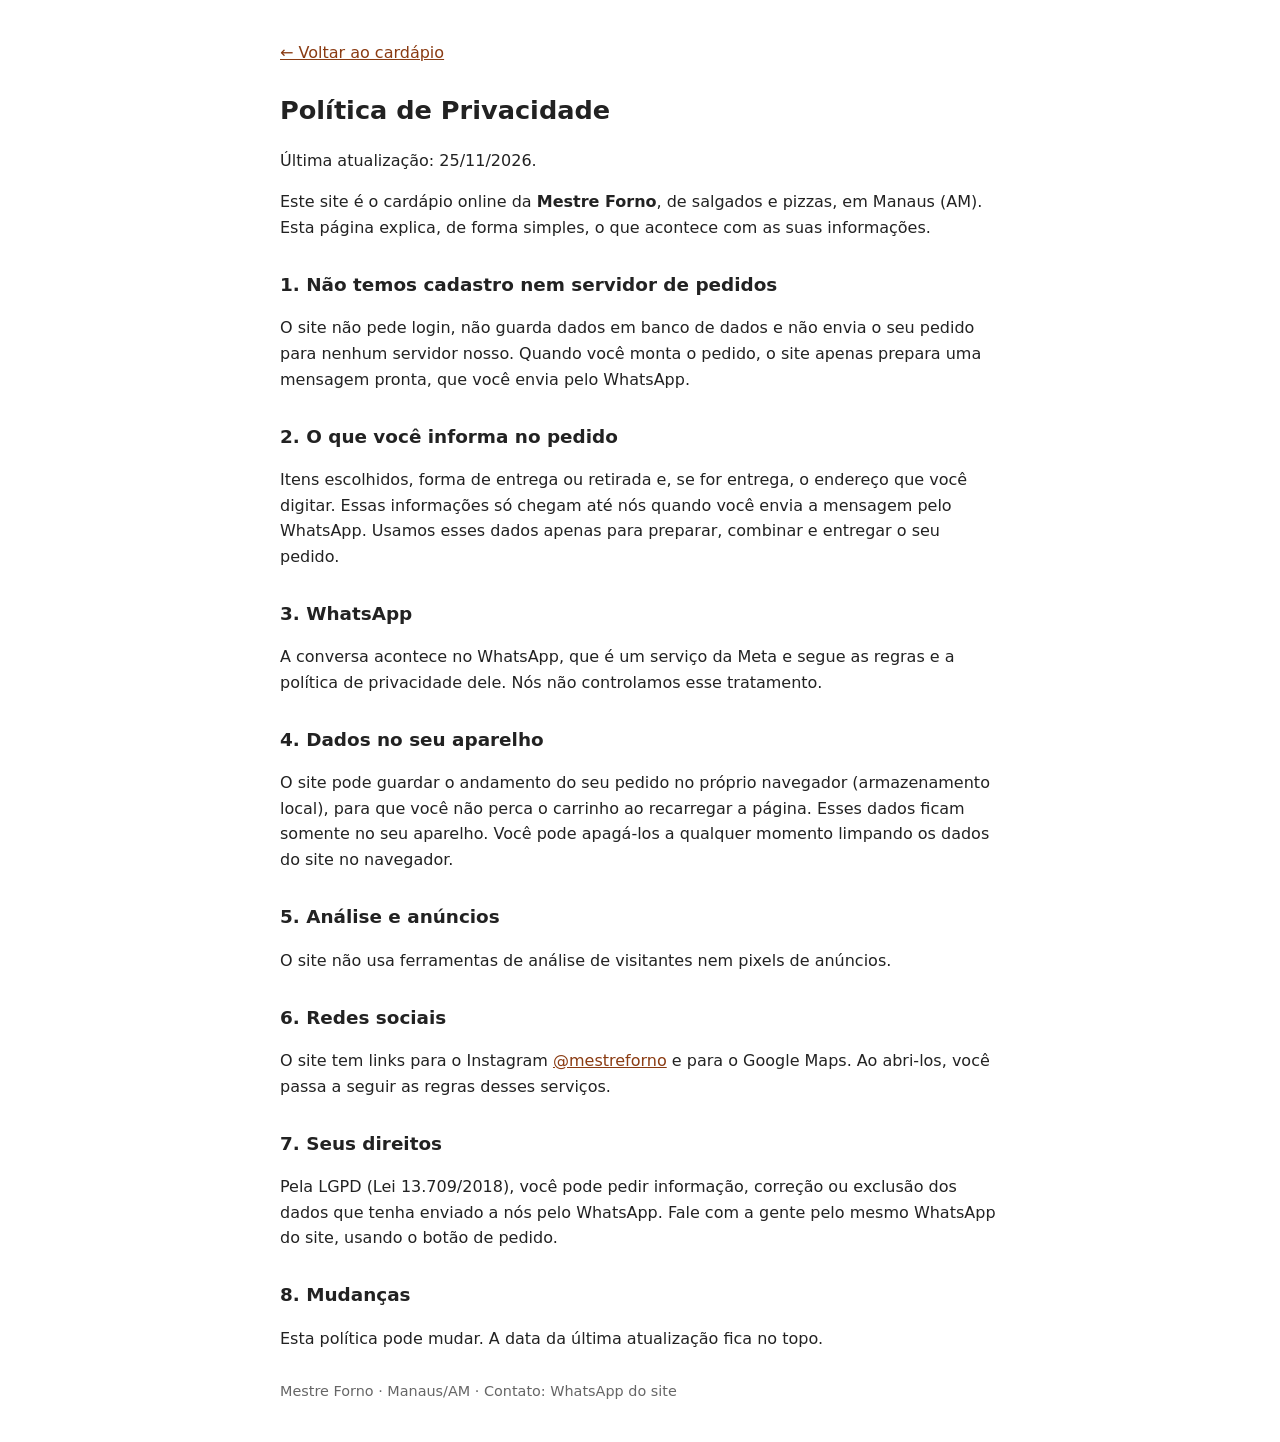
<file: privacidade.html>
<!DOCTYPE html>
<html lang="pt-BR">
<head>
<meta charset="utf-8">
<meta name="viewport" content="width=device-width, initial-scale=1">
<title>Política de Privacidade – Mestre Forno</title>
<link rel="icon" href="assets/favicon-32.png" sizes="32x32">
<style>
body{font-family:system-ui,Segoe UI,Arial,sans-serif;line-height:1.6;color:#222;max-width:720px;margin:0 auto;padding:24px 18px}
h1{font-size:1.6rem}h2{font-size:1.15rem;margin-top:1.6em}a{color:#8a3b12}
.topo{margin-bottom:1.5em}.fim{margin-top:2em;font-size:.9rem;color:#666}
</style>
</head>
<body>
<p class="topo"><a href="./">← Voltar ao cardápio</a></p>
<h1>Política de Privacidade</h1>
<p>Última atualização: 25/11/2026.</p>
<p>Este site é o cardápio online da <strong>Mestre Forno</strong>, de salgados e pizzas, em Manaus (AM). Esta página explica, de forma simples, o que acontece com as suas informações.</p>

<h2>1. Não temos cadastro nem servidor de pedidos</h2>
<p>O site não pede login, não guarda dados em banco de dados e não envia o seu pedido para nenhum servidor nosso. Quando você monta o pedido, o site apenas prepara uma mensagem pronta, que você envia pelo WhatsApp.</p>

<h2>2. O que você informa no pedido</h2>
<p>Itens escolhidos, forma de entrega ou retirada e, se for entrega, o endereço que você digitar. Essas informações só chegam até nós quando você envia a mensagem pelo WhatsApp. Usamos esses dados apenas para preparar, combinar e entregar o seu pedido.</p>

<h2>3. WhatsApp</h2>
<p>A conversa acontece no WhatsApp, que é um serviço da Meta e segue as regras e a política de privacidade dele. Nós não controlamos esse tratamento.</p>

<h2>4. Dados no seu aparelho</h2>
<p>O site pode guardar o andamento do seu pedido no próprio navegador (armazenamento local), para que você não perca o carrinho ao recarregar a página. Esses dados ficam somente no seu aparelho. Você pode apagá-los a qualquer momento limpando os dados do site no navegador.</p>

<h2>5. Análise e anúncios</h2>
<p>O site não usa ferramentas de análise de visitantes nem pixels de anúncios.</p>

<h2>6. Redes sociais</h2>
<p>O site tem links para o Instagram <a href="https://instagram.com/mestreforno">@mestreforno</a> e para o Google Maps. Ao abri-los, você passa a seguir as regras desses serviços.</p>

<h2>7. Seus direitos</h2>
<p>Pela LGPD (Lei 13.709/2018), você pode pedir informação, correção ou exclusão dos dados que tenha enviado a nós pelo WhatsApp. Fale com a gente pelo mesmo WhatsApp do site, usando o botão de pedido.</p>

<h2>8. Mudanças</h2>
<p>Esta política pode mudar. A data da última atualização fica no topo.</p>

<p class="fim">Mestre Forno · Manaus/AM · Contato: WhatsApp do site</p>
</body>
</html>
</file>
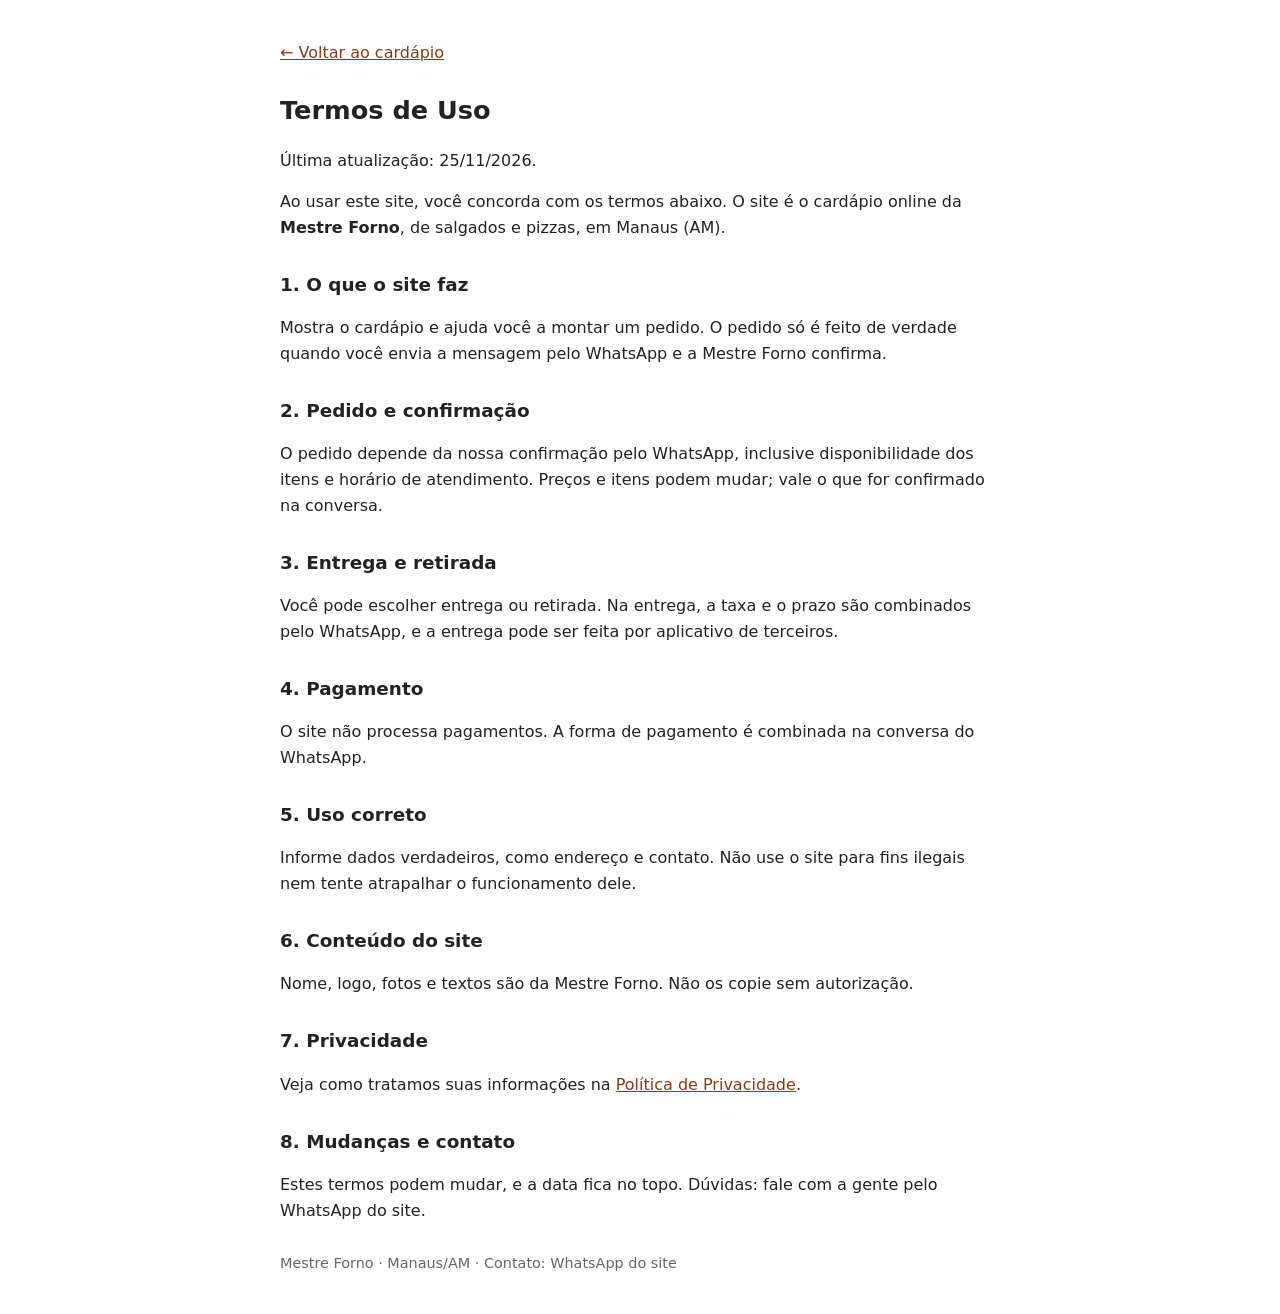
<file: termos.html>
<!DOCTYPE html>
<html lang="pt-BR">
<head>
<meta charset="utf-8">
<meta name="viewport" content="width=device-width, initial-scale=1">
<title>Termos de Uso – Mestre Forno</title>
<link rel="icon" href="assets/favicon-32.png" sizes="32x32">
<style>
body{font-family:system-ui,Segoe UI,Arial,sans-serif;line-height:1.6;color:#222;max-width:720px;margin:0 auto;padding:24px 18px}
h1{font-size:1.6rem}h2{font-size:1.15rem;margin-top:1.6em}a{color:#8a3b12}
.topo{margin-bottom:1.5em}.fim{margin-top:2em;font-size:.9rem;color:#666}
</style>
</head>
<body>
<p class="topo"><a href="./">← Voltar ao cardápio</a></p>
<h1>Termos de Uso</h1>
<p>Última atualização: 25/11/2026.</p>
<p>Ao usar este site, você concorda com os termos abaixo. O site é o cardápio online da <strong>Mestre Forno</strong>, de salgados e pizzas, em Manaus (AM).</p>

<h2>1. O que o site faz</h2>
<p>Mostra o cardápio e ajuda você a montar um pedido. O pedido só é feito de verdade quando você envia a mensagem pelo WhatsApp e a Mestre Forno confirma.</p>

<h2>2. Pedido e confirmação</h2>
<p>O pedido depende da nossa confirmação pelo WhatsApp, inclusive disponibilidade dos itens e horário de atendimento. Preços e itens podem mudar; vale o que for confirmado na conversa.</p>

<h2>3. Entrega e retirada</h2>
<p>Você pode escolher entrega ou retirada. Na entrega, a taxa e o prazo são combinados pelo WhatsApp, e a entrega pode ser feita por aplicativo de terceiros.</p>

<h2>4. Pagamento</h2>
<p>O site não processa pagamentos. A forma de pagamento é combinada na conversa do WhatsApp.</p>

<h2>5. Uso correto</h2>
<p>Informe dados verdadeiros, como endereço e contato. Não use o site para fins ilegais nem tente atrapalhar o funcionamento dele.</p>

<h2>6. Conteúdo do site</h2>
<p>Nome, logo, fotos e textos são da Mestre Forno. Não os copie sem autorização.</p>

<h2>7. Privacidade</h2>
<p>Veja como tratamos suas informações na <a href="privacidade.html">Política de Privacidade</a>.</p>

<h2>8. Mudanças e contato</h2>
<p>Estes termos podem mudar, e a data fica no topo. Dúvidas: fale com a gente pelo WhatsApp do site.</p>

<p class="fim">Mestre Forno · Manaus/AM · Contato: WhatsApp do site</p>
</body>
</html>
</file>
<file: css/styles.css>
/*
  Mestre Forno · direção "Forno Aceso"
  O preto é o ambiente. O amarelo #FFC629 é a brasa: aparece só onde
  há ação ou calor (CTA principal, chip ativo, badge, número dos passos,
  ::selection) e nunca como borda decorativa. Texto amarelo só sobre
  preto ou carvão. Os neutros quentes (farinha, papel, carvão, tinta)
  fazem a bancada. Todo :hover fica em @media (hover: hover) and (pointer: fine).
  Movimento: só em css/direcao.css.
*/

@font-face {
  font-family: "Montserrat";
  font-style: normal;
  font-weight: 500;
  font-display: swap;
  src: url("../assets/fonts/montserrat-500.woff2") format("woff2");
  unicode-range: U+0000-00FF, U+0131, U+0152-0153, U+02BB-02BC, U+02C6, U+02DA, U+02DC, U+0304, U+0308, U+0329, U+2000-206F, U+20AC, U+2122, U+2191, U+2193, U+2212, U+2215, U+FEFF, U+FFFD;
}

@font-face {
  font-family: "Montserrat";
  font-style: normal;
  font-weight: 700;
  font-display: swap;
  src: url("../assets/fonts/montserrat-700.woff2") format("woff2");
  unicode-range: U+0000-00FF, U+0131, U+0152-0153, U+02BB-02BC, U+02C6, U+02DA, U+02DC, U+0304, U+0308, U+0329, U+2000-206F, U+20AC, U+2122, U+2191, U+2193, U+2212, U+2215, U+FEFF, U+FFFD;
}

@font-face {
  font-family: "Montserrat";
  font-style: normal;
  font-weight: 800;
  font-display: swap;
  src: url("../assets/fonts/montserrat-800.woff2") format("woff2");
  unicode-range: U+0000-00FF, U+0131, U+0152-0153, U+02BB-02BC, U+02C6, U+02DA, U+02DC, U+0304, U+0308, U+0329, U+2000-206F, U+20AC, U+2122, U+2191, U+2193, U+2212, U+2215, U+FEFF, U+FFFD;
}

/*
  Acento: Instrument Serif Italic (OFL, assets/fonts/OFL-instrument-serif.txt).
  Sem preload. No máximo uma expressão por seção, sempre em bloco próprio
  (linha inteira), para a troca de fonte não mudar a altura de nenhuma linha.
*/
@font-face {
  font-family: "Instrument Serif";
  font-style: italic;
  font-weight: 400;
  font-display: swap;
  src: url("../assets/fonts/instrument-serif-italic.woff2") format("woff2");
  unicode-range: U+0000-00FF, U+0131, U+0152-0153, U+02BB-02BC, U+02C6, U+02DA, U+02DC, U+0304, U+0308, U+0329, U+2000-206F, U+20AC, U+2122, U+2191, U+2193, U+2212, U+2215, U+FEFF, U+FFFD;
}

/*
  Fallbacks locais com métricas aproximadas da Instrument Serif Italic
  (largura menor, ascendente/descendente próximos). Valores estimados:
  conferir com as métricas reais do arquivo (fontTools/capsize) quando possível.
*/
@font-face {
  font-family: "Instrument Serif Fallback";
  font-style: italic;
  font-weight: 400;
  src: local("Georgia Italic"), local("Georgia-Italic");
  size-adjust: 86%;
  ascent-override: 105%;
  descent-override: 29%;
  line-gap-override: 0%;
}

@font-face {
  font-family: "Instrument Serif Fallback Times";
  font-style: italic;
  font-weight: 400;
  src: local("Times New Roman Italic"), local("TimesNewRomanPS-ItalicMT"), local("Liberation Serif Italic");
  size-adjust: 94%;
  ascent-override: 96%;
  descent-override: 27%;
  line-gap-override: 0%;
}

:root {
  /* Marca */
  --black: #000000;
  --yellow: #ffc629;
  --yellow-claro: #ffd24d;
  --white: #ffffff;

  /* Escuros */
  --carvao-900: #0e0c0a;
  --carvao-800: #171411;
  --carvao-700: #2a2622;
  --cinza-400: #9a9187; /* texto 2º no escuro: 6,3:1 em carvao-900, 6,8:1 em preto */

  /* Claros */
  --farinha-50: #faf8f4;
  --papel-100: #f2eee7;
  --fio-200: #e4ded4;
  --tinta-900: #1a1714;
  --tinta-600: #5e5850; /* texto 2º no claro: ~6,6:1 em farinha */

  /* Estado */
  --ok: #146c32;
  --alerta: #a15c00;
  --erro: #8a1f11;

  /* Nomes antigos, mantidos para o 404 e o checkout */
  --ink: var(--tinta-900);
  --paper: var(--papel-100);
  --line: var(--fio-200);

  /* Tipo: interpolação de 390 a 1280 px */
  --font: "Montserrat", "Segoe UI", system-ui, sans-serif;
  --font-acento: "Instrument Serif", "Instrument Serif Fallback", "Instrument Serif Fallback Times", Georgia, serif;
  --fs-display: clamp(2.75rem, 1.6rem + 5.2vw, 6rem);
  --fs-h2: clamp(2rem, 1.35rem + 2.8vw, 3.5rem);
  --fs-h3: clamp(1.375rem, 1.1rem + 1.1vw, 2rem);
  --fs-h4: clamp(1rem, 0.95rem + 0.3vw, 1.1875rem);
  --fs-lead: clamp(1.0625rem, 1rem + 0.35vw, 1.25rem);
  --fs-small: 0.875rem;
  --fs-eyebrow: 0.75rem;

  /* Espaço e forma */
  --space-section: clamp(4rem, 2.5rem + 6vw, 8rem);
  --radius-m: 14px;
  --radius-l: 20px;
  --header-h: 4.25rem;
  --max: 1080px;

  /* Movimento (usado em direcao.css) */
  --ease-out: cubic-bezier(0.23, 1, 0.32, 1);
  --ease-drawer: cubic-bezier(0.32, 0.72, 0, 1);
}

*,
*::before,
*::after {
  box-sizing: border-box;
}

html {
  -webkit-tap-highlight-color: transparent;
  -webkit-text-size-adjust: 100%;
  text-size-adjust: 100%;
}

body {
  margin: 0;
  font-family: var(--font);
  font-weight: 500;
  font-size: 1rem;
  line-height: 1.6;
  color: var(--white);
  background: var(--black);
}

::selection {
  background: var(--yellow);
  color: var(--black);
}

img {
  max-width: 100%;
  height: auto;
  display: block;
}

h1,
h2,
h3,
h4 {
  margin-top: 0;
  font-family: var(--font);
  font-weight: 800;
  text-wrap: balance;
}

h2 {
  margin-bottom: 1rem;
  font-size: var(--fs-h2);
  line-height: 1;
  letter-spacing: -0.035em;
}

h3 {
  font-size: var(--fs-h3);
  line-height: 1.1;
  letter-spacing: -0.02em;
}

h4 {
  font-size: var(--fs-h4);
  font-weight: 700;
  line-height: 1.25;
  letter-spacing: -0.01em;
}

p {
  text-wrap: pretty;
}

a {
  color: inherit;
}

button,
input,
textarea,
select {
  font: inherit;
}

/* Toque nativo: sem atraso de duplo toque; texto de controle não seleciona. */
a,
button,
summary,
label,
input,
textarea,
select,
[role="button"] {
  touch-action: manipulation;
}

button,
summary,
.btn {
  -webkit-user-select: none;
  user-select: none;
}

[id] {
  scroll-margin-top: 5.25rem;
}

.sr-only {
  position: absolute;
  width: 1px;
  height: 1px;
  padding: 0;
  margin: -1px;
  overflow: hidden;
  clip: rect(0, 0, 0, 0);
  white-space: nowrap;
  border: 0;
}

.sprite {
  position: absolute;
  width: 0;
  height: 0;
  overflow: hidden;
}

.skip {
  position: fixed;
  left: 0.75rem;
  top: -5rem;
  z-index: 80;
  background: var(--yellow);
  color: var(--black);
  font-weight: 800;
  text-decoration: none;
  padding: 0.7rem 1rem;
  border-radius: 999px;
}

.skip:focus {
  top: calc(0.75rem + env(safe-area-inset-top, 0px));
}

:focus-visible {
  outline: 3px solid var(--black);
  outline-offset: 3px;
}

.on-dark :focus-visible {
  outline-color: var(--yellow);
}

.wrap {
  width: min(var(--max), calc(100% - 2rem));
  margin-inline: auto;
}

@media (min-width: 720px) {
  .wrap {
    width: min(var(--max), calc(100% - 3rem));
  }
}

/* Expressão em serifa (no máximo uma por seção). */
.acento {
  font-family: var(--font-acento);
  font-style: italic;
  font-weight: 400;
  font-synthesis: style; /* nunca negrito falso dentro de títulos 800 */
  letter-spacing: -0.01em;
}

.eyebrow {
  margin: 0 0 1rem;
  font-size: var(--fs-eyebrow);
  font-weight: 800;
  letter-spacing: 0.16em;
  line-height: 1.2;
  text-transform: uppercase;
  color: var(--tinta-600);
}

.on-dark .eyebrow {
  color: var(--cinza-400);
}

.on-dark {
  background: var(--black);
  color: var(--white);
}

.section {
  padding-block: var(--space-section);
}

.section--light {
  background: var(--farinha-50);
  color: var(--ink);
}

.section--paper {
  background: var(--papel-100);
  color: var(--ink);
}

/* 2ª seção escura, para Como pedir não colar no Instagram (preto). */
.section--carvao {
  background: var(--carvao-900);
}

.lead {
  margin: 0;
  max-width: 62ch;
  font-size: var(--fs-lead);
  line-height: 1.5;
}

/* Cabeçalho de seção: título à esquerda, texto à direita no desktop. */
.section-head {
  display: grid;
  gap: 1rem;
}

.section-head h2 {
  margin: 0;
}

.section-head__texto > * + * {
  margin-top: 1rem;
}

@media (min-width: 860px) {
  .section-head {
    grid-template-columns: minmax(0, 1fr) minmax(0, 27rem);
    column-gap: 3rem;
    align-items: end;
  }
}

/* Botões */
.btn {
  display: inline-flex;
  align-items: center;
  justify-content: center;
  gap: 0.5rem;
  min-height: 48px;
  padding: 0.7rem 1.25rem;
  border: 1.5px solid transparent;
  border-radius: 999px;
  font-family: inherit;
  font-size: 1rem;
  font-weight: 800;
  letter-spacing: -0.01em;
  line-height: 1.1;
  text-align: center;
  text-decoration: none;
  cursor: pointer;
  appearance: none;
  -webkit-appearance: none;
}

.btn svg {
  width: 1.15rem;
  height: 1.15rem;
  flex: 0 0 auto;
}

.btn--yellow {
  background: var(--yellow);
  border-color: var(--yellow);
  color: var(--black);
}

.btn--ghost {
  background: transparent;
  border-color: rgba(255, 255, 255, 0.7);
  color: var(--white);
}

.btn--ghost-ink {
  background: transparent;
  border-color: var(--ink);
  color: var(--ink);
}

.btn:disabled,
.btn.is-bloqueado,
[aria-disabled="true"] {
  cursor: not-allowed;
  opacity: 0.55;
}

@media (hover: hover) and (pointer: fine) {
  .btn--yellow:hover {
    background: var(--yellow-claro);
    border-color: var(--yellow-claro);
  }

  .btn--ghost:hover {
    background: var(--white);
    border-color: var(--white);
    color: var(--black);
  }

  .btn--ghost-ink:hover {
    background: var(--ink);
    color: var(--white);
  }

  .btn--yellow:disabled:hover,
  .btn--yellow.is-bloqueado:hover,
  .btn--yellow[aria-disabled="true"]:hover {
    background: var(--yellow);
    border-color: var(--yellow);
  }
}

.actions {
  display: flex;
  flex-wrap: wrap;
  justify-content: center;
  gap: 0.75rem;
  margin-top: 1.5rem;
}

@media (max-width: 420px) {
  .actions .btn {
    flex: 1 1 auto;
  }
}

/* Header */
.site-header {
  position: sticky;
  top: 0;
  z-index: 40;
  background: var(--black);
  border-bottom: 1px solid var(--carvao-700);
  padding-top: env(safe-area-inset-top);
}

.header__inner {
  display: flex;
  align-items: center;
  gap: 0.6rem;
  min-height: var(--header-h);
  width: min(var(--max), calc(100% - 1.5rem));
  margin-inline: auto;
}

.brand {
  display: flex;
  align-items: center;
  margin-right: auto;
  flex: 0 0 auto;
  text-decoration: none;
}

.brand img {
  width: auto;
  max-width: none;
}

.brand__symbol {
  display: block;
  height: 40px;
}

.brand__horizontal {
  display: none;
  height: 48px;
}

.header-cta {
  min-height: 44px;
  padding: 0.4rem 0.8rem;
  flex: 0 0 auto;
}

.cta-l {
  display: none;
}

.nav-toggle {
  display: inline-flex;
  align-items: center;
  justify-content: center;
  width: 44px;
  height: 44px;
  padding: 0;
  border: 0;
  border-radius: 10px;
  background: transparent;
  color: var(--white);
  cursor: pointer;
  flex: 0 0 auto;
}

.nav-toggle__bars,
.nav-toggle__bars::before,
.nav-toggle__bars::after {
  display: block;
  width: 22px;
  height: 2px;
  border-radius: 1px;
  background: currentColor;
  position: relative;
}

.nav-toggle__bars::before,
.nav-toggle__bars::after {
  content: "";
  position: absolute;
  left: 0;
}

.nav-toggle__bars::before {
  top: -7px;
}

.nav-toggle__bars::after {
  top: 7px;
}

.nav-toggle[aria-expanded="true"] .nav-toggle__bars {
  background: transparent;
}

.nav-toggle[aria-expanded="true"] .nav-toggle__bars::before {
  top: 0;
  transform: rotate(45deg);
}

.nav-toggle[aria-expanded="true"] .nav-toggle__bars::after {
  top: 0;
  transform: rotate(-45deg);
}

.nav {
  display: none;
  position: absolute;
  top: 100%;
  left: 0;
  right: 0;
  background: var(--black);
  border-bottom: 1px solid var(--carvao-700);
  padding: 0.35rem 1rem 0.85rem;
}

.nav.is-open {
  display: block;
  max-height: calc(100dvh - var(--header-h) - env(safe-area-inset-top));
  overflow-y: auto;
  overscroll-behavior: contain;
}

.nav ul {
  list-style: none;
  margin: 0;
  padding: 0;
  display: flex;
  flex-direction: column;
}

.nav a {
  display: flex;
  align-items: center;
  min-height: 48px;
  color: var(--white);
  font-weight: 700;
  text-decoration: none;
  border-bottom: 1px solid var(--carvao-700);
}

.nav li:last-child a {
  border-bottom: 0;
}

.nav a[aria-current="true"] {
  color: var(--yellow);
  text-decoration: underline;
  text-underline-offset: 0.28em;
}

@media (hover: hover) and (pointer: fine) {
  .nav a:hover {
    color: var(--yellow);
  }
}

@media (min-width: 860px) {
  .brand {
    margin-right: 0;
  }

  .brand__symbol {
    display: none;
  }

  .brand__horizontal {
    display: block;
  }

  .cta-s {
    display: none;
  }

  .cta-l {
    display: inline;
  }

  .header-cta {
    padding: 0.55rem 1rem;
  }

  .nav-toggle {
    display: none;
  }

  .nav,
  .nav.is-open {
    display: block;
    position: static;
    max-height: none;
    overflow: visible;
    margin-left: auto;
    padding: 0;
    border: 0;
    background: transparent;
  }

  .nav ul {
    flex-direction: row;
    align-items: center;
    gap: 0.35rem 1.4rem;
  }

  .nav a {
    min-height: 44px;
    border-bottom: 0;
  }
}

html.nav-open,
html.nav-open body {
  overflow: hidden;
}

.lede {
  margin: 0 auto;
  max-width: 38ch;
  color: var(--farinha-50);
  font-size: var(--fs-lead);
  font-weight: 500;
  line-height: 1.5;
}

/* Cardápio: preâmbulo compacto (título, 1 frase, aviso, uma faixa) */
.aviso {
  display: flex;
  align-items: flex-start;
  gap: 0.6rem;
  max-width: 62ch;
  margin: 0;
  font-size: var(--fs-small);
  font-weight: 500;
  line-height: 1.45;
  color: var(--ink);
}

/* Ponto amarelo com anel preto: honesto e visível sem gritar. */
.aviso::before {
  content: "";
  flex: 0 0 auto;
  width: 0.5rem;
  height: 0.5rem;
  margin-top: 0.4em;
  border-radius: 50%;
  background: var(--yellow);
  box-shadow: 0 0 0 2px var(--black);
}

.loja-info {
  display: flex;
  flex-direction: column;
  gap: 0.15rem;
  margin: 2rem 0 0;
  padding: 0.6rem 0;
  border-block: 1px solid var(--fio-200);
  color: var(--ink);
  font-size: var(--fs-small);
  line-height: 1.45;
}

.loja-status {
  display: flex;
  align-items: flex-start;
  gap: 0.55rem;
  padding-block: 0.35rem;
}

.loja-status__dot {
  flex: 0 0 auto;
  width: 0.5rem;
  height: 0.5rem;
  margin-top: 0.4em;
  border-radius: 50%;
  background: var(--tinta-600);
}

.loja-status[data-estado="aberto"] .loja-status__dot {
  background: var(--ok);
}

.loja-status[data-estado="fechando"] .loja-status__dot {
  background: var(--alerta);
}

.loja-status[data-estado="fechado"] .loja-status__dot {
  background: var(--tinta-600);
}

.loja-status__texto {
  margin: 0;
  font-weight: 700;
  color: var(--ink);
}

.loja-horarios {
  flex: 0 0 auto;
}

.loja-horarios summary {
  display: flex;
  flex-wrap: wrap;
  align-items: center;
  gap: 0.35rem;
  min-height: 44px;
  width: fit-content;
  max-width: 100%;
  padding: 0;
  cursor: pointer;
  font-weight: 800;
  color: var(--ink);
  list-style: none;
}

.loja-horarios summary::-webkit-details-marker {
  display: none;
}

.loja-horarios summary::before {
  content: "";
  width: 0.45rem;
  height: 0.45rem;
  border-right: 2px solid currentColor;
  border-bottom: 2px solid currentColor;
  transform: rotate(-45deg);
  margin-right: 0.2rem;
}

.loja-horarios[open] summary::before {
  transform: rotate(45deg);
  margin-top: -0.15rem;
}

.loja-horarios summary span {
  font-weight: 500;
  color: var(--tinta-600);
}

.loja-horarios ul {
  margin: 0 0 0.5rem;
  padding: 0 0 0 1.2rem;
}

.loja-horarios li {
  margin: 0.15rem 0;
}

.loja-pagamento {
  margin: 0;
  padding-block: 0.35rem;
  font-weight: 500;
  color: var(--ink);
}

@media (min-width: 860px) {
  .loja-info {
    flex-direction: row;
    flex-wrap: wrap;
    align-items: flex-start;
    column-gap: 2rem;
  }

  .loja-status {
    flex: 1 1 24rem;
    min-width: 0;
    padding-block: 0.65rem;
  }

  .loja-pagamento {
    padding-block: 0.65rem;
  }
}

/* Filtros Salgados/Pizzas (âncoras sem JS, <button aria-pressed> com JS) */
.menu-jump {
  display: flex;
  flex-wrap: wrap;
  gap: 0.5rem;
  margin-top: 0.85rem;
}

.menu-jump[hidden] {
  display: none;
}

.menu-jump__btn {
  display: inline-flex;
  align-items: center;
  min-height: 44px;
  padding: 0 1.1rem;
  border: 1.5px solid var(--ink);
  border-radius: 999px;
  background: transparent;
  color: var(--ink);
  font-family: var(--font);
  font-size: 0.9375rem;
  font-weight: 800;
  line-height: 1;
  text-decoration: none;
  cursor: pointer;
}

.menu-jump__btn[aria-pressed="true"] {
  background: var(--yellow);
  border-color: var(--black);
  color: var(--black);
}

@media (hover: hover) and (pointer: fine) {
  .menu-jump__btn:hover {
    background: var(--ink);
    color: var(--white);
  }

  .menu-jump__btn[aria-pressed="true"]:hover {
    background: var(--yellow-claro);
    color: var(--black);
  }
}

/* No celular só os filtros grudam embaixo do header. */
@media (max-width: 639px) {
  .menu-jump {
    position: sticky;
    top: calc(var(--header-h) + env(safe-area-inset-top, 0px) + 1px);
    z-index: 30;
    margin-inline: -1rem;
    padding: 0.5rem 1rem;
    background: var(--farinha-50);
    box-shadow: 0 1px 0 var(--fio-200);
  }

  .menu-group {
    scroll-margin-top: calc(var(--header-h) + 4.5rem);
  }
}

@media (min-width: 640px) {
  .cardapio__wrap {
    display: grid;
    grid-template-columns: minmax(0, 1fr) auto;
    column-gap: 1rem;
  }

  .cardapio__wrap > * {
    grid-column: 1 / -1;
  }

  .cardapio__wrap > .cardapio-busca-wrap {
    grid-column: 1;
  }

  .cardapio__wrap > .menu-jump {
    grid-column: 2;
    align-self: start;
    margin-top: 1.25rem;
  }
}

/* Grupos e cards: cardápio de balcão impresso */
.menu-group {
  margin-top: 2.5rem;
}

.menu-group[hidden],
.item[hidden] {
  display: none;
}

.menu-group__head {
  display: grid;
  grid-template-columns: minmax(0, 1fr) auto;
  align-items: baseline;
  column-gap: 1rem;
  padding-bottom: 0.75rem;
  border-bottom: 1.5px solid var(--ink);
}

.menu-group__head h3 {
  margin: 0;
}

.menu-meta {
  margin: 0;
  font-size: var(--fs-eyebrow);
  font-weight: 800;
  letter-spacing: 0.16em;
  text-transform: uppercase;
  color: var(--tinta-600);
  font-variant-numeric: tabular-nums;
}

.menu-group__resumo {
  grid-column: 1 / -1;
  margin: 0.4rem 0 0;
  max-width: 62ch;
  font-size: var(--fs-small);
  color: var(--tinta-600);
}

.menu-grid {
  list-style: none;
  margin: 1.25rem 0 0;
  padding: 0;
  display: grid;
  gap: 0.75rem;
}

.item {
  position: relative;
  display: flex;
  flex-direction: column;
  height: 100%;
  padding: 0.5rem;
  background: var(--white);
  border-radius: var(--radius-l);
  box-shadow: 0 0 0 1px var(--fio-200);
}

.item.is-escolhido {
  box-shadow: 0 0 0 2px var(--ink);
}

.item > picture {
  display: block;
  overflow: hidden;
  border-radius: var(--radius-m);
  background: var(--carvao-800);
}

.item img {
  width: 100%;
  aspect-ratio: 1 / 1;
  object-fit: cover;
}

/* Nome e preço na mesma linha; descrição; quantidade no pé. */
.item__body {
  flex: 1;
  display: grid;
  grid-template-columns: minmax(0, 1fr) auto;
  grid-template-rows: auto auto 1fr;
  grid-template-areas:
    "nome preco"
    "desc desc"
    "pe pe";
  column-gap: 0.75rem;
  padding: 0.85rem 0.5rem 0.5rem;
}

.item__top,
.item__foot {
  display: contents;
}

.item h4 {
  grid-area: nome;
  align-self: baseline;
  margin: 0;
}

.item__body > p {
  grid-area: desc;
  margin: 0.35rem 0 0;
  font-size: 0.9375rem;
  line-height: 1.45;
  color: var(--tinta-600);
  display: -webkit-box;
  -webkit-box-orient: vertical;
  -webkit-line-clamp: 2;
  line-clamp: 2;
  overflow: hidden;
}

.price {
  margin: 0;
  font-weight: 800;
  letter-spacing: -0.01em;
  line-height: 1.25;
  color: var(--ink);
  white-space: nowrap;
  font-variant-numeric: tabular-nums;
}

.item .price {
  grid-area: preco;
  align-self: baseline;
  font-size: var(--fs-h4);
}

.item .qty {
  grid-area: pe;
  justify-self: end;
  align-self: end;
  margin-top: 1rem;
}

.badge {
  position: absolute;
  top: 1rem;
  left: 1rem;
  z-index: 1;
  display: inline-flex;
  align-items: center;
  min-height: 1.5rem;
  padding: 0 0.5rem;
  border: 1px solid var(--black);
  border-radius: 999px;
  background: var(--white);
  color: var(--black);
  font-size: 0.6875rem;
  font-weight: 800;
  letter-spacing: 0.08em;
  line-height: 1;
  text-transform: uppercase;
}

@media (min-width: 640px) {
  .menu-grid {
    grid-template-columns: 1fr 1fr;
    gap: 1rem;
  }
}

@media (min-width: 960px) {
  .menu-grid {
    grid-template-columns: 1fr 1fr 1fr;
  }
}

/* Celular: linha de cardápio com foto pequena à esquerda. */
@media (max-width: 639px) {
  .menu-group {
    margin-top: 2rem;
  }

  .menu-grid {
    gap: 0.6rem;
    margin-top: 1rem;
  }

  .item {
    flex-direction: row;
    align-items: stretch;
    gap: 0.75rem;
    height: auto;
    border-radius: var(--radius-m);
  }

  .item > picture {
    flex: 0 0 96px;
    width: 96px;
    height: 96px;
    border-radius: 10px;
  }

  .item img {
    width: 96px;
    height: 96px;
  }

  .item__body {
    min-width: 0;
    grid-template-areas:
      "nome nome"
      "desc desc"
      "preco pe";
    padding: 0.2rem 0 0;
  }

  .item__body > p {
    margin-top: 0.2rem;
    font-size: 0.8125rem;
    line-height: 1.35;
    -webkit-line-clamp: 3;
    line-clamp: 3;
  }

  .item .price {
    align-self: end;
    padding-bottom: 0.65rem;
    font-size: 1rem;
  }

  .item .qty {
    margin-top: 0.5rem;
  }

  .item .badge {
    top: 0.85rem;
    left: 0.85rem;
    min-height: 1.25rem;
    padding: 0 0.35rem;
    font-size: 0.625rem;
  }
}

.cta-row {
  display: flex;
  flex-wrap: wrap;
  gap: 0.75rem;
  margin-top: 2.5rem;
}

/* Como pedir: linha do tempo sem caixas, em carvão */
.passos-entrega {
  list-style: none;
  margin: 2.5rem 0 0;
  padding: 0;
  display: grid;
}

.passos-entrega li {
  display: grid;
  grid-template-columns: 3.5rem minmax(0, 1fr);
  gap: 1rem;
  align-items: start;
  padding: 1.25rem 0;
  border-top: 1px solid var(--carvao-700);
}

.passos-entrega strong {
  display: block;
  margin-bottom: 0.35rem;
  font-size: var(--fs-h4);
  font-weight: 800;
  letter-spacing: -0.01em;
  line-height: 1.25;
}

.passos-entrega p {
  margin: 0;
  color: var(--cinza-400);
}

.step__num {
  display: block;
  color: var(--yellow);
  font-size: 2.25rem;
  font-weight: 800;
  letter-spacing: -0.04em;
  line-height: 1;
  font-variant-numeric: tabular-nums;
}

.info-grid {
  display: grid;
  margin-top: 3rem;
}

.panel {
  padding: 1.25rem 0;
  border-top: 1px solid var(--carvao-700);
}

.panel h3 {
  margin: 0 0 0.5rem;
  font-size: var(--fs-h4);
  letter-spacing: -0.01em;
}

.panel p {
  margin: 0.45rem 0 0;
  color: var(--farinha-50);
}

.panel [data-horario-exemplo] {
  font-size: var(--fs-small);
  color: var(--cinza-400);
}

.mapa-link {
  font-weight: 700;
  text-underline-offset: 0.22em;
}

.on-dark .mapa-link {
  color: var(--yellow);
}

@media (hover: hover) and (pointer: fine) {
  .on-dark .mapa-link:hover {
    color: var(--white);
  }
}

@media (min-width: 860px) {
  /* Um fio só, contínuo, como linha do tempo. */
  .passos-entrega {
    grid-template-columns: repeat(4, minmax(0, 1fr));
    column-gap: 2rem;
    border-top: 1px solid var(--carvao-700);
  }

  .passos-entrega li {
    grid-template-columns: minmax(0, 1fr);
    gap: 1.25rem;
    padding: 1.5rem 0 0;
    border-top: 0;
  }

  .step__num {
    font-size: 3rem;
  }

  .info-grid {
    grid-template-columns: repeat(3, minmax(0, 1fr));
    margin-top: 4rem;
  }

  .panel {
    padding: 0 2rem;
    border-top: 0;
    border-left: 1px solid var(--carvao-700);
  }

  .panel:first-child {
    padding-left: 0;
    border-left: 0;
  }
}

/* História: "1990" tipográfico, linha do tempo, citação sem caixa */
.historia__intro h2 {
  max-width: 14ch;
  margin: 0;
}

.historia__ano {
  margin: 0 0 0.5rem;
  font-size: calc(var(--fs-display) * 1.6);
  font-weight: 800;
  letter-spacing: -0.05em;
  line-height: 0.8;
  color: var(--fio-200);
  font-variant-numeric: tabular-nums;
}

@supports (-webkit-text-stroke: 1px black) {
  .historia__ano {
    color: transparent;
    -webkit-text-stroke: 1.5px var(--tinta-900);
  }
}

.historia__corpo {
  display: grid;
  gap: 3rem;
  margin-top: 3rem;
}

.historia__linha {
  list-style: none;
  margin: 0;
  padding: 0;
}

.historia__linha li {
  display: grid;
  grid-template-columns: 4.5rem minmax(0, 1fr);
  gap: 1rem;
  padding: 1.1rem 0;
  border-top: 1px solid var(--fio-200);
}

.historia__linha li:last-child {
  border-bottom: 1px solid var(--fio-200);
}

.historia__marco {
  font-size: var(--fs-h4);
  font-weight: 800;
  letter-spacing: -0.01em;
  line-height: 1.6;
  font-variant-numeric: tabular-nums;
}

.historia__linha p {
  margin: 0;
  max-width: 52ch;
  font-size: var(--fs-lead);
  line-height: 1.5;
}

.historia__citacao {
  margin: 0;
}

.historia__citacao blockquote {
  margin: 0;
}

.historia__citacao blockquote p {
  margin: 0;
  max-width: 18ch;
  font-size: clamp(1.75rem, 1.2rem + 2.2vw, 2.75rem);
  line-height: 1.1;
  text-wrap: balance;
}

.historia__citacao figcaption {
  margin-top: 1rem;
  font-size: var(--fs-eyebrow);
  font-weight: 800;
  letter-spacing: 0.16em;
  text-transform: uppercase;
  color: var(--tinta-600);
}

@media (min-width: 860px) {
  .historia__corpo {
    grid-template-columns: minmax(0, 1.25fr) minmax(0, 1fr);
    column-gap: 4rem;
    align-items: start;
  }

  .historia__citacao {
    padding-top: 1rem;
  }
}

/* Rodapé: marca + 3 colunas */
.site-footer {
  border-top: 1px solid var(--carvao-700);
  padding: 3.5rem 0 max(1.5rem, env(safe-area-inset-bottom));
}

.footer__grid {
  display: grid;
  gap: 2.25rem;
}

.footer__logo {
  width: min(320px, 80vw);
  height: auto;
}

.footer__tag {
  margin: 1rem 0 0;
  max-width: 32ch;
  font-size: var(--fs-small);
  color: var(--cinza-400);
}

.footer__titulo {
  margin: 0 0 0.75rem;
  font-size: var(--fs-eyebrow);
  font-weight: 800;
  letter-spacing: 0.16em;
  line-height: 1.2;
  text-transform: uppercase;
  color: var(--cinza-400);
}

.footer__col p,
.footer__endereco {
  margin: 0 0 0.6rem;
  font-size: var(--fs-small);
  font-style: normal;
  line-height: 1.5;
  color: var(--farinha-50);
}

.footer__col .footer__nota {
  color: var(--cinza-400);
}

.footer-links {
  list-style: none;
  margin: 0;
  padding: 0;
}

.footer-links a {
  display: inline-flex;
  align-items: center;
  min-height: 44px;
  font-weight: 700;
  color: var(--white);
  text-underline-offset: 0.22em;
}

@media (hover: hover) and (pointer: fine) {
  .footer-links a:hover {
    color: var(--yellow);
  }
}

.legal {
  width: min(var(--max), calc(100% - 2rem));
  margin: 3rem auto 0;
  padding-top: 1rem;
  border-top: 1px solid var(--carvao-700);
  color: var(--cinza-400);
  font-size: var(--fs-small);
}

@media (min-width: 720px) {
  .footer__grid {
    grid-template-columns: repeat(2, minmax(0, 1fr));
  }

  .footer__marca {
    grid-column: 1 / -1;
  }

  .legal {
    width: min(var(--max), calc(100% - 3rem));
  }
}

@media (min-width: 1000px) {
  .footer__grid {
    grid-template-columns: minmax(0, 1.4fr) repeat(3, minmax(0, 1fr));
    column-gap: 2.5rem;
  }

  .footer__marca {
    grid-column: auto;
  }
}

/* 404 */
.not-found {
  text-align: center;
  padding-top: 3rem;
  padding-bottom: 4rem;
}

.not-found img {
  width: min(200px, 54vw);
  height: auto;
  margin: 0 auto 1.25rem;
}

.not-found h1 {
  margin: 0 0 0.75rem;
  font-size: var(--fs-h2);
  line-height: 1;
  letter-spacing: -0.035em;
}

.not-found p {
  margin: 0 auto;
  max-width: 36ch;
  color: var(--farinha-50);
}

@media print {
  .nav-toggle,
  .skip {
    display: none !important;
  }

  .site-header {
    position: static;
  }

  body {
    background: #fff;
    color: #000;
  }
}
</file>
<file: css/premium.css>
/*
  Componentes de mídia e do cardápio: hero, forno, vídeos (com botão de
  pausar), Instagram, busca, quantidade e fotos da história.
  Tokens em styles.css. Movimento em direcao.css.
*/

/* Rede de segurança: nada alarga a página. Clip não cria rolagem, então
   position: sticky e fixed continuam funcionando. */
html,
body {
  overflow-x: clip;
}

/* Hero: foto em tela cheia, texto na grade da página */
.hero {
  position: relative;
  isolation: isolate;
  display: grid;
  align-items: end;
  min-height: min(calc(100svh - var(--header-h) - env(safe-area-inset-top, 0px)), 56rem);
  padding: 0;
  overflow: hidden;
  text-align: left;
}

.hero__media,
.hero__media picture,
.hero__media img,
.hero__video,
.hero__shade {
  position: absolute;
  inset: 0;
  width: 100%;
  height: 100%;
}

.hero__media img,
.hero__video {
  object-fit: cover;
  object-position: center;
}

/* A foto (LCP) nunca anima. O vídeo só aparece quando toca (.is-tocando). */
.hero__video {
  z-index: 1;
  opacity: 0;
}

.hero__video.is-tocando {
  opacity: 1;
}

.hero__shade {
  z-index: 2;
  background: linear-gradient(180deg, rgba(0, 0, 0, 0.4) 0%, rgba(0, 0, 0, 0.05) 28%, rgba(0, 0, 0, 0.7) 60%, rgba(0, 0, 0, 0.92) 100%);
  pointer-events: none;
}

.hero__copy {
  position: relative;
  z-index: 3;
  padding: 7rem 0 clamp(2rem, 6svh, 4rem);
}

.hero h1 {
  max-width: 9ch;
  margin: 0 0 1.25rem;
  font-size: var(--fs-display);
  line-height: 0.9;
  letter-spacing: -0.045em;
}

/* "em Manaus" em linha própria: a troca de fonte não muda a altura do h1. */
.hero h1 .acento {
  display: block;
  font-size: 1.08em;
  white-space: nowrap;
}

.hero .lede {
  margin: 0;
  max-width: 32ch;
}

.hero .actions {
  justify-content: flex-start;
  margin-top: 1.75rem;
}

@media (max-width: 719px) {
  /* Celular: só a foto. O vídeo nem é baixado (main.js). */
  .hero__video,
  .hero .hero__toggle {
    display: none;
  }
}

@media (min-width: 860px) {
  .hero__copy {
    padding: 9rem 0 clamp(3rem, 8svh, 5rem);
  }

  /* Sombra lateral: o texto fica legível sem escurecer o assunto da foto. */
  .hero__shade {
    background:
      linear-gradient(90deg, rgba(0, 0, 0, 0.82) 0%, rgba(0, 0, 0, 0.5) 36%, rgba(0, 0, 0, 0) 62%),
      linear-gradient(180deg, rgba(0, 0, 0, 0.35) 0%, transparent 22%, transparent 72%, rgba(0, 0, 0, 0.55) 100%);
  }
}

/* Botão de pausar/reproduzir (WCAG 2.2.2), igual nos três vídeos */
.video-toggle {
  position: absolute;
  z-index: 4;
  display: inline-flex;
  align-items: center;
  justify-content: center;
  width: 44px;
  height: 44px;
  padding: 0;
  border: 1px solid rgba(255, 255, 255, 0.45);
  border-radius: 50%;
  background: rgba(0, 0, 0, 0.55);
  color: var(--white);
  cursor: pointer;
}

.video-toggle[hidden] {
  display: none;
}

.video-toggle svg {
  display: block;
  width: 18px;
  height: 18px;
}

.video-toggle[data-estado="tocando"] .video-toggle__play,
.video-toggle[data-estado="pausado"] .video-toggle__pausa {
  display: none;
}

.video-toggle:focus-visible {
  outline: 3px solid var(--yellow);
  outline-offset: 2px;
}

@media (hover: hover) and (pointer: fine) {
  .video-toggle:hover {
    background: var(--black);
    border-color: var(--white);
  }
}

.hero__toggle {
  right: max(1rem, calc((100% - var(--max)) / 2));
  bottom: 1.25rem;
}

/* Forno: o momento de impacto, vídeo em largura total */
.assinatura {
  position: relative;
  isolation: isolate;
  display: grid;
  align-items: end;
  aspect-ratio: 4 / 5;
  overflow: hidden;
}

.assinatura__media,
.assinatura__media picture,
.assinatura__media img,
.assinatura__video,
.assinatura__shade {
  position: absolute;
  inset: 0;
  width: 100%;
  height: 100%;
}

.assinatura__media img,
.assinatura__video {
  object-fit: cover;
}

.assinatura__video {
  z-index: 1;
  opacity: 0;
}

.assinatura__video.is-tocando {
  opacity: 1;
}

.assinatura__shade {
  z-index: 2;
  background: linear-gradient(180deg, rgba(0, 0, 0, 0.15) 0%, rgba(0, 0, 0, 0.1) 35%, rgba(0, 0, 0, 0.85) 100%);
  pointer-events: none;
}

.assinatura__copy {
  position: relative;
  z-index: 3;
  padding: 5rem 0 clamp(2.5rem, 6vw, 4.5rem);
}

.assinatura .eyebrow {
  color: var(--yellow);
}

.assinatura h2 {
  max-width: 12ch;
  margin: 0 0 1.25rem;
  font-size: var(--fs-display);
  line-height: 0.9;
  letter-spacing: -0.045em;
}

.assinatura h2 .acento {
  display: block;
  font-size: 1.08em;
  white-space: nowrap;
}

.assinatura__copy p:last-child {
  margin: 0;
  max-width: 40ch;
  font-size: var(--fs-lead);
  line-height: 1.5;
  color: var(--farinha-50);
}

.assinatura__toggle {
  top: 1rem;
  right: max(1rem, calc((100% - var(--max)) / 2));
}

@media (min-width: 860px) {
  .assinatura {
    aspect-ratio: 21 / 9;
    min-height: 34rem;
  }

  .assinatura__shade {
    background:
      linear-gradient(90deg, rgba(0, 0, 0, 0.75) 0%, rgba(0, 0, 0, 0.35) 40%, rgba(0, 0, 0, 0) 65%),
      linear-gradient(180deg, transparent 50%, rgba(0, 0, 0, 0.6) 100%);
  }

  .assinatura__toggle {
    top: 1.5rem;
  }
}

/* História: fotos (1 grande + 2 deslocadas), legendas numeradas */
.historia-fotos {
  display: grid;
  gap: 2rem;
  margin-top: 4rem;
}

.historia-foto {
  margin: 0;
}

.historia-foto img {
  width: 100%;
  height: auto;
  aspect-ratio: 4 / 3;
  object-fit: cover;
  border-radius: var(--radius-m);
  background: var(--carvao-800);
}

.historia-foto figcaption {
  display: flex;
  gap: 0.75rem;
  align-items: baseline;
  margin-top: 0.75rem;
  max-width: 48ch;
  font-size: var(--fs-small);
  color: var(--tinta-600);
}

.historia-foto .fig {
  flex: 0 0 auto;
  font-size: var(--fs-eyebrow);
  font-weight: 800;
  letter-spacing: 0.16em;
  text-transform: uppercase;
  color: var(--ink);
  font-variant-numeric: tabular-nums;
}

.historia-clip__frame {
  position: relative;
}

.historia-clip__video {
  position: absolute;
  inset: 0;
  width: 100%;
  height: 100%;
  border-radius: var(--radius-m);
  object-fit: cover;
  opacity: 0;
  pointer-events: none;
}

.historia-clip__video.is-tocando {
  opacity: 1;
}

.historia-clip__toggle {
  right: 0.75rem;
  bottom: 0.75rem;
}

@media (min-width: 860px) {
  .historia-fotos {
    grid-template-columns: repeat(12, minmax(0, 1fr));
    column-gap: 1.5rem;
    row-gap: 2.5rem;
    align-items: start;
  }

  .historia-foto--grande {
    grid-column: 1 / span 7;
    grid-row: 1 / span 2;
  }

  .historia-clip {
    grid-column: 9 / span 4;
    margin-top: 4rem;
  }

  .historia-foto--fritura {
    grid-column: 8 / span 5;
  }
}

/* Vídeos não carregam com "reduzir movimento" (main.js); escondidos por garantia. */
@media (prefers-reduced-motion: reduce) {
  .hero__video,
  .assinatura__video,
  .historia-clip__video,
  .video-toggle {
    display: none !important;
  }
}

/* Instagram: faixa no celular, mosaico no desktop */
.ig-handle {
  color: var(--yellow);
  font-weight: 800;
  text-underline-offset: 0.2em;
}

@media (hover: hover) and (pointer: fine) {
  .ig-handle:hover {
    color: var(--white);
  }
}

.ig-strip {
  list-style: none;
  display: flex;
  gap: 0.75rem;
  margin: 2.5rem 0 0;
  padding: 0 0 0.5rem;
  max-width: 100%;
  min-width: 0;
  overflow-x: auto;
  overscroll-behavior-x: contain;
  scroll-snap-type: x mandatory;
  scrollbar-width: thin;
}

.ig-strip li {
  /* Âncora dos textos .sr-only (position: absolute) de cada link. Sem isso
     eles escapam do corte da faixa e alargam a página no celular. */
  position: relative;
  flex: 0 0 auto;
  width: min(11rem, 44vw);
  scroll-snap-align: start;
}

.ig-strip a {
  display: block;
  overflow: hidden;
  border-radius: var(--radius-m);
  background: var(--carvao-800);
}

/* A faixa rola e corta o que passa da borda: o foco fica por dentro. */
.ig-strip a:focus-visible {
  outline-offset: -3px;
}

.ig-strip picture {
  display: block;
}

.ig-strip img {
  width: 100%;
  aspect-ratio: 1 / 1;
  object-fit: cover;
}

@media (min-width: 860px) {
  .ig-strip {
    display: grid;
    grid-template-columns: repeat(5, minmax(0, 1fr));
    gap: 1rem;
    overflow: visible;
    padding: 0;
    scroll-snap-type: none;
  }

  .ig-strip li {
    width: auto;
  }

  /* 2 colunas + 1 vão = 2 linhas + 1 vão: o quadrado grande fecha certo. */
  .ig-strip li:first-child {
    grid-column: span 2;
    grid-row: span 2;
  }

  .ig-strip a:focus-visible {
    outline-offset: 3px;
  }
}

/* Busca do cardápio */
.cardapio-busca-wrap {
  margin-top: 1.25rem;
}

.cardapio-busca {
  position: relative;
  display: flex;
  align-items: center;
}

.cardapio-busca input[type="search"] {
  width: 100%;
  min-height: 48px;
  padding: 0.55rem 3.1rem 0.55rem 1.1rem;
  border: 1.5px solid var(--ink);
  border-radius: 999px;
  background: var(--white);
  color: var(--ink);
  font: inherit;
  font-size: 1rem;
  font-weight: 500;
}

.cardapio-busca input[type="search"]::placeholder {
  color: var(--tinta-600);
  font-weight: 500;
}

.cardapio-busca input[type="search"]:focus-visible {
  outline: 3px solid var(--ink);
  outline-offset: 2px;
}

.cardapio-busca input[type="search"]::-webkit-search-cancel-button {
  -webkit-appearance: none;
  appearance: none;
}

/* Sem transform no posicionamento, para o :active poder usar scale(). */
.cardapio-busca__limpar {
  position: absolute;
  right: 2px;
  top: 50%;
  margin-top: -22px;
  display: inline-flex;
  align-items: center;
  justify-content: center;
  width: 44px;
  height: 44px;
  padding: 0;
  border: 0;
  border-radius: 999px;
  background: transparent;
  color: var(--ink);
  font-size: 1.5rem;
  font-weight: 700;
  line-height: 1;
  cursor: pointer;
}

.cardapio-busca__limpar[hidden] {
  display: none;
}

@media (hover: hover) and (pointer: fine) {
  .cardapio-busca__limpar:hover {
    background: var(--papel-100);
  }
}

.cardapio-busca__sugestao,
.cardapio-busca__vazio {
  margin: 0.75rem 0 0;
  font-size: var(--fs-small);
  font-weight: 500;
  color: var(--ink);
}

.cardapio-busca__sugestao button {
  min-height: 44px;
  border: 0;
  padding: 0;
  background: none;
  color: var(--ink);
  font: inherit;
  font-weight: 800;
  text-decoration: underline;
  text-underline-offset: 0.18em;
  cursor: pointer;
}

@media (hover: hover) and (pointer: fine) {
  .cardapio-busca__sugestao button:hover {
    text-decoration-thickness: 2px;
  }
}

.cardapio-busca__vazio a {
  font-weight: 800;
  color: var(--ink);
  text-underline-offset: 0.18em;
}

/* Quantidade (−/+): neutra; vira preta com número amarelo quando escolhida */
.qty {
  display: none;
  align-items: center;
  border-radius: 999px;
  background: var(--white);
  box-shadow: inset 0 0 0 1.5px var(--ink);
}

.js .qty {
  display: inline-flex;
}

.qty button {
  display: inline-flex;
  align-items: center;
  justify-content: center;
  width: 44px;
  height: 44px;
  padding: 0;
  border: 0;
  border-radius: 999px;
  background: transparent;
  color: var(--ink);
  font-size: 1.25rem;
  font-weight: 800;
  line-height: 1;
  cursor: pointer;
}

.qty [data-qty] {
  min-width: 1.75rem;
  text-align: center;
  font-weight: 800;
  color: var(--ink);
  font-variant-numeric: tabular-nums;
}

.item.is-escolhido .qty {
  background: var(--black);
  box-shadow: none;
}

.item.is-escolhido .qty button {
  color: var(--white);
}

.item.is-escolhido .qty [data-qty] {
  color: var(--yellow);
}

@media (hover: hover) and (pointer: fine) {
  .qty button:hover {
    background: var(--papel-100);
  }

  .item.is-escolhido .qty button:hover {
    background: var(--carvao-700);
  }
}
</file>
<file: css/checkout.css>
/*
  Pedido: atalho no header, badge, barra do pedido e checkout (3 passos).
  Tokens em styles.css. Entradas (barra, badge, checkout) em direcao.css.
*/

/* Atalho "Pedido" no header (o WhatsApp do header continua ao lado). */
.header-pedido[hidden] {
  display: none !important;
}

.header-pedido {
  display: inline-flex;
  align-items: center;
  gap: 0.45rem;
  min-height: 44px;
  overflow: visible;
  padding: 0.3rem 0.85rem 0.3rem 0.6rem;
  border: 1px solid rgba(255, 255, 255, 0.35);
  border-radius: 999px;
  background: transparent;
  color: var(--white);
  font-family: inherit;
  font-size: 0.875rem;
  font-weight: 800;
  letter-spacing: -0.01em;
  cursor: pointer;
  flex: 0 0 auto;
}

@media (hover: hover) and (pointer: fine) {
  .header-pedido:hover {
    border-color: var(--white);
  }
}

.carrinho {
  position: relative;
  display: inline-flex;
  align-items: center;
  justify-content: center;
  width: 1.85rem;
  height: 1.85rem;
  flex: 0 0 auto;
}

.carrinho__icone {
  display: block;
  width: 1.5rem;
  height: 1.5rem;
  color: currentColor;
}

.carrinho__badge {
  position: absolute;
  top: -0.3rem;
  right: -0.38rem;
  display: inline-flex;
  align-items: center;
  justify-content: center;
  min-width: 1.15rem;
  height: 1.15rem;
  padding: 0 0.22rem;
  border-radius: 999px;
  background: var(--yellow);
  color: var(--black);
  font-size: 0.6875rem;
  font-weight: 800;
  line-height: 1;
  font-variant-numeric: tabular-nums;
  box-shadow: 0 0 0 2px var(--black);
}

/* Barra do pedido: o total é a informação principal. */
.pedido-bar {
  display: none;
}

.js .pedido-bar.tem-itens {
  display: block;
  position: fixed;
  left: 0;
  right: 0;
  bottom: 0;
  z-index: 50;
  padding: 0.75rem max(1rem, env(safe-area-inset-right, 0px)) calc(0.75rem + env(safe-area-inset-bottom, 0px)) max(1rem, env(safe-area-inset-left, 0px));
  background: var(--black);
  border-top: 1px solid var(--carvao-700);
}

.pedido-bar__inner {
  display: flex;
  align-items: center;
  gap: 1rem;
  width: min(var(--max), 100%);
  margin-inline: auto;
}

.pedido-bar__info {
  display: flex;
  align-items: center;
  gap: 0.75rem;
  min-width: 0;
  flex: 1;
  color: var(--white);
}

.pedido-bar .carrinho {
  width: 2.15rem;
  height: 2.15rem;
}

.pedido-bar .carrinho__icone {
  width: 1.75rem;
  height: 1.75rem;
  color: var(--white);
}

.pedido-bar .carrinho__badge {
  min-width: 1.2rem;
  height: 1.2rem;
  font-size: 0.7rem;
  top: -0.2rem;
  right: -0.28rem;
}

/* No HTML vem "N itens" e depois o total; na tela o total fica em cima. */
.pedido-bar__textos {
  display: flex;
  flex-direction: column-reverse;
  min-width: 0;
}

.pedido-bar__qtd,
.pedido-bar__total {
  margin: 0;
}

.pedido-bar__total {
  font-size: 1.125rem;
  font-weight: 800;
  letter-spacing: -0.01em;
  line-height: 1.2;
  color: var(--white);
  font-variant-numeric: tabular-nums;
}

.pedido-bar__qtd {
  font-size: 0.8125rem;
  font-weight: 500;
  line-height: 1.3;
  color: var(--cinza-400);
  font-variant-numeric: tabular-nums;
}

.pedido-bar .btn {
  flex: 0 0 auto;
  min-width: 8.5rem;
}

.js.tem-pedido body {
  padding-bottom: calc(4.75rem + env(safe-area-inset-bottom, 0px));
}

@media (min-width: 860px) {
  .pedido-bar .btn {
    min-width: 11rem;
  }
}

/* Checkout */
.checkout {
  --checkout-pad: 1.5rem;
  width: min(40rem, calc(100% - 2rem));
  max-height: min(90dvh, 56rem);
  padding: 0;
  border: 0;
  background: transparent;
  color: var(--ink);
}

.checkout::backdrop {
  background: rgba(14, 12, 10, 0.75);
}

.checkout.is-fallback {
  position: fixed;
  inset: 0;
  z-index: 90;
  display: grid;
  place-items: center;
  width: auto;
  max-height: none;
  background: rgba(14, 12, 10, 0.75);
}

.checkout__panel {
  display: flex;
  flex-direction: column;
  max-height: min(90dvh, 56rem);
  overflow: auto;
  overscroll-behavior: contain;
  padding: var(--checkout-pad) var(--checkout-pad) 0;
  border-radius: var(--radius-l);
  background: var(--white);
  color: var(--ink);
  box-shadow: 0 24px 64px rgba(0, 0, 0, 0.35);
}

.checkout__panel > * {
  flex-shrink: 0;
}

/* O passo visível ocupa o espaço que sobra, para as ações ficarem no rodapé. */
.checkout [data-checkout-passo]:not([hidden]),
.checkout [data-bloco]:not([hidden]) {
  display: flex;
  flex-direction: column;
  flex: 1 0 auto;
}

/* Espaço mínimo antes das ações (que vêm por último). */
.checkout [data-checkout-passo="resumo"]::after,
.checkout [data-checkout-passo="receber"]::after,
.checkout [data-bloco]::after {
  content: "";
  flex: 1 0 1rem;
  order: 1;
}

.checkout__topo {
  position: relative;
  padding-right: 3rem;
  margin-bottom: 1.25rem;
}

.checkout__topo .eyebrow {
  color: var(--tinta-600);
}

.checkout__topo h2 {
  margin: 0;
  font-size: clamp(1.5rem, 1.25rem + 1vw, 2rem);
}

.checkout__fechar {
  position: absolute;
  top: -0.25rem;
  right: -0.5rem;
  display: inline-flex;
  align-items: center;
  justify-content: center;
  width: 44px;
  height: 44px;
  padding: 0;
  border: 0;
  border-radius: 999px;
  background: var(--papel-100);
  color: var(--ink);
  font-size: 1.6rem;
  line-height: 1;
  cursor: pointer;
}

@media (hover: hover) and (pointer: fine) {
  .checkout__fechar:hover {
    background: var(--fio-200);
  }
}

/* Etapas numeradas: 1 Itens · 2 Como receber · 3 Dados */
.checkout__passos {
  list-style: none;
  display: flex;
  gap: 0.5rem;
  margin: 0 0 1.5rem;
  padding: 0;
  counter-reset: passo;
  font-size: 0.75rem;
  font-weight: 800;
  letter-spacing: 0.05em;
  line-height: 1.2;
  text-transform: uppercase;
  color: var(--tinta-600);
}

.checkout__passos li {
  flex: 1;
  display: flex;
  align-items: center;
  gap: 0.45rem;
  padding-bottom: 0.6rem;
  border-bottom: 2px solid var(--fio-200);
  counter-increment: passo;
}

.checkout__passos li::before {
  content: counter(passo);
  flex: 0 0 auto;
  display: inline-flex;
  align-items: center;
  justify-content: center;
  width: 1.5rem;
  height: 1.5rem;
  border: 1.5px solid currentColor;
  border-radius: 50%;
  letter-spacing: 0;
  font-variant-numeric: tabular-nums;
}

.checkout__passos li.is-feito,
.checkout__passos li.is-atual {
  color: var(--ink);
  border-bottom-color: var(--ink);
}

.checkout__passos li.is-atual::before {
  background: var(--black);
  border-color: var(--black);
  color: var(--yellow);
}

/* Itens */
.checkout__itens ul {
  list-style: none;
  margin: 0;
  padding: 0;
}

.checkout__item {
  display: flex;
  flex-wrap: wrap;
  align-items: center;
  justify-content: space-between;
  gap: 0.5rem 1rem;
  padding: 0.75rem 0;
  border-bottom: 1px solid var(--fio-200);
}

.checkout__item-info {
  display: flex;
  flex-direction: column;
  gap: 0.1rem;
  min-width: 8rem;
  flex: 1;
}

.checkout__item-info strong {
  font-weight: 700;
}

.checkout__item-info span {
  color: var(--tinta-600);
  font-variant-numeric: tabular-nums;
}

.checkout__item-acoes {
  display: flex;
  align-items: center;
  gap: 0.35rem;
}

.checkout__remover {
  display: inline-flex;
  align-items: center;
  justify-content: center;
  width: 44px;
  height: 44px;
  padding: 0;
  border: 0;
  border-radius: 999px;
  background: transparent;
  color: var(--tinta-600);
  font-size: 1.5rem;
  font-weight: 500;
  line-height: 1;
  cursor: pointer;
}

@media (hover: hover) and (pointer: fine) {
  .checkout__remover:hover {
    background: var(--papel-100);
    color: var(--ink);
  }
}

.checkout__subtotal {
  margin: 1rem 0 0;
  text-align: right;
  font-size: 1.125rem;
  font-weight: 800;
  font-variant-numeric: tabular-nums;
}

.checkout__totais {
  margin: 0 0 1rem;
  font-variant-numeric: tabular-nums;
}

.checkout__totais p {
  margin: 0;
}

.checkout__totais strong {
  font-size: 1.125rem;
  font-weight: 800;
}

.checkout__nota {
  margin: 0 0 0.6rem;
  font-size: var(--fs-small);
  font-weight: 500;
  color: var(--tinta-600);
}

/* Formulário */
.checkout fieldset {
  margin: 0 0 1rem;
  padding: 0;
  border: 0;
}

.checkout legend,
.checkout label.campo {
  display: block;
  font-weight: 700;
  margin-bottom: 0.45rem;
}

.checkout__opcao {
  display: flex;
  align-items: flex-start;
  gap: 0.75rem;
  margin: 0 0 0.6rem;
  padding: 0.9rem 1rem;
  border: 1.5px solid var(--fio-200);
  border-radius: var(--radius-m);
  font-weight: 500;
  cursor: pointer;
}

.checkout__opcao strong {
  font-weight: 800;
}

.checkout__opcao:has(input:checked) {
  border-color: var(--ink);
  background: var(--farinha-50);
  box-shadow: inset 0 0 0 1px var(--ink);
}

.checkout__opcao input {
  flex: 0 0 auto;
  width: 1.25rem;
  height: 1.25rem;
  margin: 0.15rem 0 0;
  accent-color: var(--black);
}

.checkout input[type="text"],
.checkout textarea {
  width: 100%;
  min-height: 48px;
  margin-bottom: 0.85rem;
  padding: 0.55rem 0.85rem;
  border: 1.5px solid var(--cinza-400);
  border-radius: 12px;
  font: inherit;
  font-size: 1rem;
  color: var(--ink);
  background: var(--white);
}

.checkout textarea {
  min-height: 4.4rem;
  max-height: 8rem;
  resize: vertical;
  line-height: 1.4;
}

.checkout input[type="text"]:focus-visible,
.checkout textarea:focus-visible {
  border-color: var(--ink);
  outline: 2px solid var(--ink);
  outline-offset: 2px;
}

.checkout__ajuda,
.checkout .erro {
  margin: -0.45rem 0 0.85rem;
  font-size: var(--fs-small);
}

.checkout__ajuda {
  color: var(--tinta-600);
}

.checkout .erro {
  color: var(--erro);
  font-weight: 700;
}

.checkout__endereco {
  margin: 0 0 1rem;
  padding: 1rem;
  background: var(--papel-100);
  border-radius: var(--radius-m);
}

.checkout__endereco p {
  margin: 0;
}

.checkout__endereco p + p {
  margin-top: 0.45rem;
}

.checkout__endereco .mapa-link {
  display: inline-flex;
  align-items: center;
  min-height: 44px;
  color: var(--ink);
}

.checkout__endereco--origem {
  margin-bottom: 1.35rem;
}

.checkout__destino {
  padding-top: 0.15rem;
  border-top: 1px solid var(--fio-200);
}

.checkout__destino legend {
  margin-top: 1rem;
  font-size: 1.05rem;
}

/* Ações fixas no rodapé do painel: primário largo, "Voltar" como link. */
.checkout__acoes {
  position: sticky;
  bottom: 0;
  z-index: 1;
  order: 2;
  display: flex;
  align-items: center;
  gap: 0.75rem;
  margin: 0 calc(-1 * var(--checkout-pad));
  padding: 0.85rem var(--checkout-pad) calc(0.85rem + env(safe-area-inset-bottom, 0px));
  background: var(--white);
  box-shadow: 0 -1px 0 var(--fio-200);
}

.checkout__acoes .btn--yellow {
  flex: 1 1 auto;
  order: 2;
}

.checkout__acoes .btn--ghost-ink {
  flex: 0 0 auto;
  order: 1;
  padding-inline: 0.5rem;
  border-color: transparent;
  text-decoration: underline;
  text-underline-offset: 0.22em;
}

@media (hover: hover) and (pointer: fine) {
  .checkout__acoes .btn--ghost-ink:hover {
    background: var(--papel-100);
    color: var(--ink);
  }
}

html.checkout-aberto,
html.checkout-aberto body {
  overflow: hidden;
}

/* Celular: tela cheia (sheet), com as ações sempre à mão. */
@media (max-width: 859px) {
  .checkout {
    --checkout-pad: 1rem;
    width: 100%;
    max-width: 100%;
    height: 100%;
    height: 100dvh;
    max-height: 100%;
    max-height: 100dvh;
    margin: 0;
  }

  .checkout__panel {
    height: 100%;
    max-height: 100%;
    padding-top: calc(1.1rem + env(safe-area-inset-top, 0px));
    border-radius: 0;
    box-shadow: none;
  }

  .header-pedido {
    padding: 0.25rem 0.5rem;
    font-size: 0;
    gap: 0;
  }

  .header-pedido .carrinho__icone {
    width: 1.4rem;
    height: 1.4rem;
  }

  .header-pedido .carrinho__badge {
    font-size: 0.7rem;
  }
}

@media (min-width: 860px) {
  .checkout__acoes .btn--yellow {
    flex: 0 0 auto;
    min-width: 12rem;
    margin-left: auto;
  }
}

@media (min-width: 640px) {
  .checkout__linha {
    display: grid;
    grid-template-columns: 1fr 8.5rem;
    gap: 0.75rem;
  }
}

/* "Continuar o pedido" depois do cardápio só existe com JS. */
.cta-row [data-abre-checkout] {
  display: none;
}

.js .cta-row [data-abre-checkout] {
  display: inline-flex;
}
</file>
<file: css/direcao.css>
/*
  Forno Aceso · movimento contido.
  Todo o movimento do site está neste arquivo, e são só estes 6 itens:
    1. Entrada do hero (1× por visita; o h1 lidera; a foto LCP não anima)
    2. :active em controles (scale 0.97 / 0.95, 160 ms)
    3. Barra do pedido entra por baixo (@starting-style, 300 ms, ease-drawer)
    4. Badge do pedido: 1 → 1.15 → 1, 200 ms, a cada "+"
    5. Checkout abre (celular: sheet 360 ms; desktop: 200 ms fade + scale 0.97). Fecha instantâneo.
    6. Crossfade foto → vídeo no evento "playing" (.is-tocando)
  Só transform e opacity. Nada de transition: all, nada de will-change.
  Reduzir movimento = só fade curto (≤ 200 ms), sem translate/scale e sem stagger.
  Tokens --ease-out e --ease-drawer em styles.css.
*/

@keyframes mf-sobe {
  from {
    opacity: 0;
    transform: translateY(var(--y, 8px));
  }
}

@keyframes mf-aparece {
  from {
    opacity: 0;
  }
}

@keyframes mf-badge {
  40% {
    transform: scale(1.15);
  }
}

/* Âncoras: rolagem suave só para quem não pediu menos movimento. */
@media (prefers-reduced-motion: no-preference) {
  html {
    scroll-behavior: smooth;
  }
}

/* 1. Entrada do hero (choreograph: h1 = lead; lede e CTAs = suporte).
      fill-mode both: nada pisca antes do delay. É CSS puro: sem JS, termina visível igual. */
@media (prefers-reduced-motion: no-preference) {
  .hero__copy > * {
    animation: mf-sobe 500ms var(--ease-out) both;
    animation-delay: var(--d, 0ms);
  }

  .hero__copy > h1 {
    --y: 12px;
    animation-duration: 600ms;
  }

  .hero__copy > .lede {
    --y: 8px;
    --d: 120ms;
  }

  .hero__copy > .actions {
    --y: 6px;
    --d: 200ms;
  }
}

@media (prefers-reduced-motion: reduce) {
  .hero__copy > * {
    animation: mf-aparece 200ms ease both;
  }
}

/* 2. Pressionar: resposta imediata ao toque (feedback). */
.btn,
.qty button,
.menu-jump__btn,
.header-pedido,
.checkout__fechar,
.checkout__remover,
.nav-toggle,
.video-toggle,
.cardapio-busca__limpar {
  transition: transform 160ms var(--ease-out);
}

.btn:active:not(:disabled):not([aria-disabled="true"]):not(.is-bloqueado),
.menu-jump__btn:active,
.header-pedido:active,
.checkout__fechar:active,
.nav-toggle:active {
  transform: scale(0.97);
}

.qty button:active,
.checkout__remover:active,
.video-toggle:active,
.cardapio-busca__limpar:active {
  transform: scale(0.95);
}

@media (prefers-reduced-motion: reduce) {
  .btn,
  .qty button,
  .menu-jump__btn,
  .header-pedido,
  .checkout__fechar,
  .checkout__remover,
  .nav-toggle,
  .video-toggle,
  .cardapio-busca__limpar {
    transition: opacity 100ms ease;
  }

  .btn:active:not(:disabled):not([aria-disabled="true"]):not(.is-bloqueado),
  .menu-jump__btn:active,
  .header-pedido:active,
  .checkout__fechar:active,
  .nav-toggle:active,
  .qty button:active,
  .checkout__remover:active,
  .video-toggle:active,
  .cardapio-busca__limpar:active {
    transform: none;
    opacity: 0.75;
  }
}

/* 3. Barra do pedido entra por baixo (é fixa: entrar não empurra o layout). Sai instantânea. */
@media (prefers-reduced-motion: no-preference) {
  .js .pedido-bar.tem-itens {
    transition: transform 300ms var(--ease-drawer);
  }

  @starting-style {
    .js .pedido-bar.tem-itens {
      transform: translateY(100%);
    }
  }
}

@media (prefers-reduced-motion: reduce) {
  .js .pedido-bar.tem-itens {
    transition: opacity 150ms ease;
  }

  @starting-style {
    .js .pedido-bar.tem-itens {
      opacity: 0;
    }
  }
}

/* 4. Badge do pedido (indicação de estado). Com menos movimento, só o número troca. */
@media (prefers-reduced-motion: no-preference) {
  .carrinho.is-anima .carrinho__badge {
    animation: mf-badge 200ms var(--ease-out);
  }
}

/* 5. Checkout abre. A transição só existe em [open]: fechar é instantâneo. */
@media (prefers-reduced-motion: no-preference) and (max-width: 859px) {
  .checkout[open] {
    transition: transform 360ms var(--ease-drawer);
  }

  .checkout[open]::backdrop {
    transition: opacity 360ms var(--ease-drawer);
  }

  @starting-style {
    .checkout[open] {
      transform: translateY(100%);
    }

    .checkout[open]::backdrop {
      opacity: 0;
    }
  }
}

@media (prefers-reduced-motion: no-preference) and (min-width: 860px) {
  /* Modal: origem no centro (não está ancorado a um gatilho). */
  .checkout[open] {
    transition: opacity 200ms var(--ease-out), transform 200ms var(--ease-out);
  }

  .checkout[open]::backdrop {
    transition: opacity 200ms var(--ease-out);
  }

  @starting-style {
    .checkout[open] {
      opacity: 0;
      transform: scale(0.97);
    }

    .checkout[open]::backdrop {
      opacity: 0;
    }
  }
}

@media (prefers-reduced-motion: reduce) {
  .checkout[open],
  .checkout[open]::backdrop {
    transition: opacity 200ms ease;
  }

  @starting-style {
    .checkout[open],
    .checkout[open]::backdrop {
      opacity: 0;
    }
  }
}

/* 6. Crossfade foto → vídeo, disparado pelo evento "playing" (main.js adiciona .is-tocando).
      Com menos movimento os vídeos nem carregam. */
@media (prefers-reduced-motion: no-preference) {
  .hero__video,
  .assinatura__video,
  .historia-clip__video {
    transition: opacity 400ms ease;
  }
}
</file>
